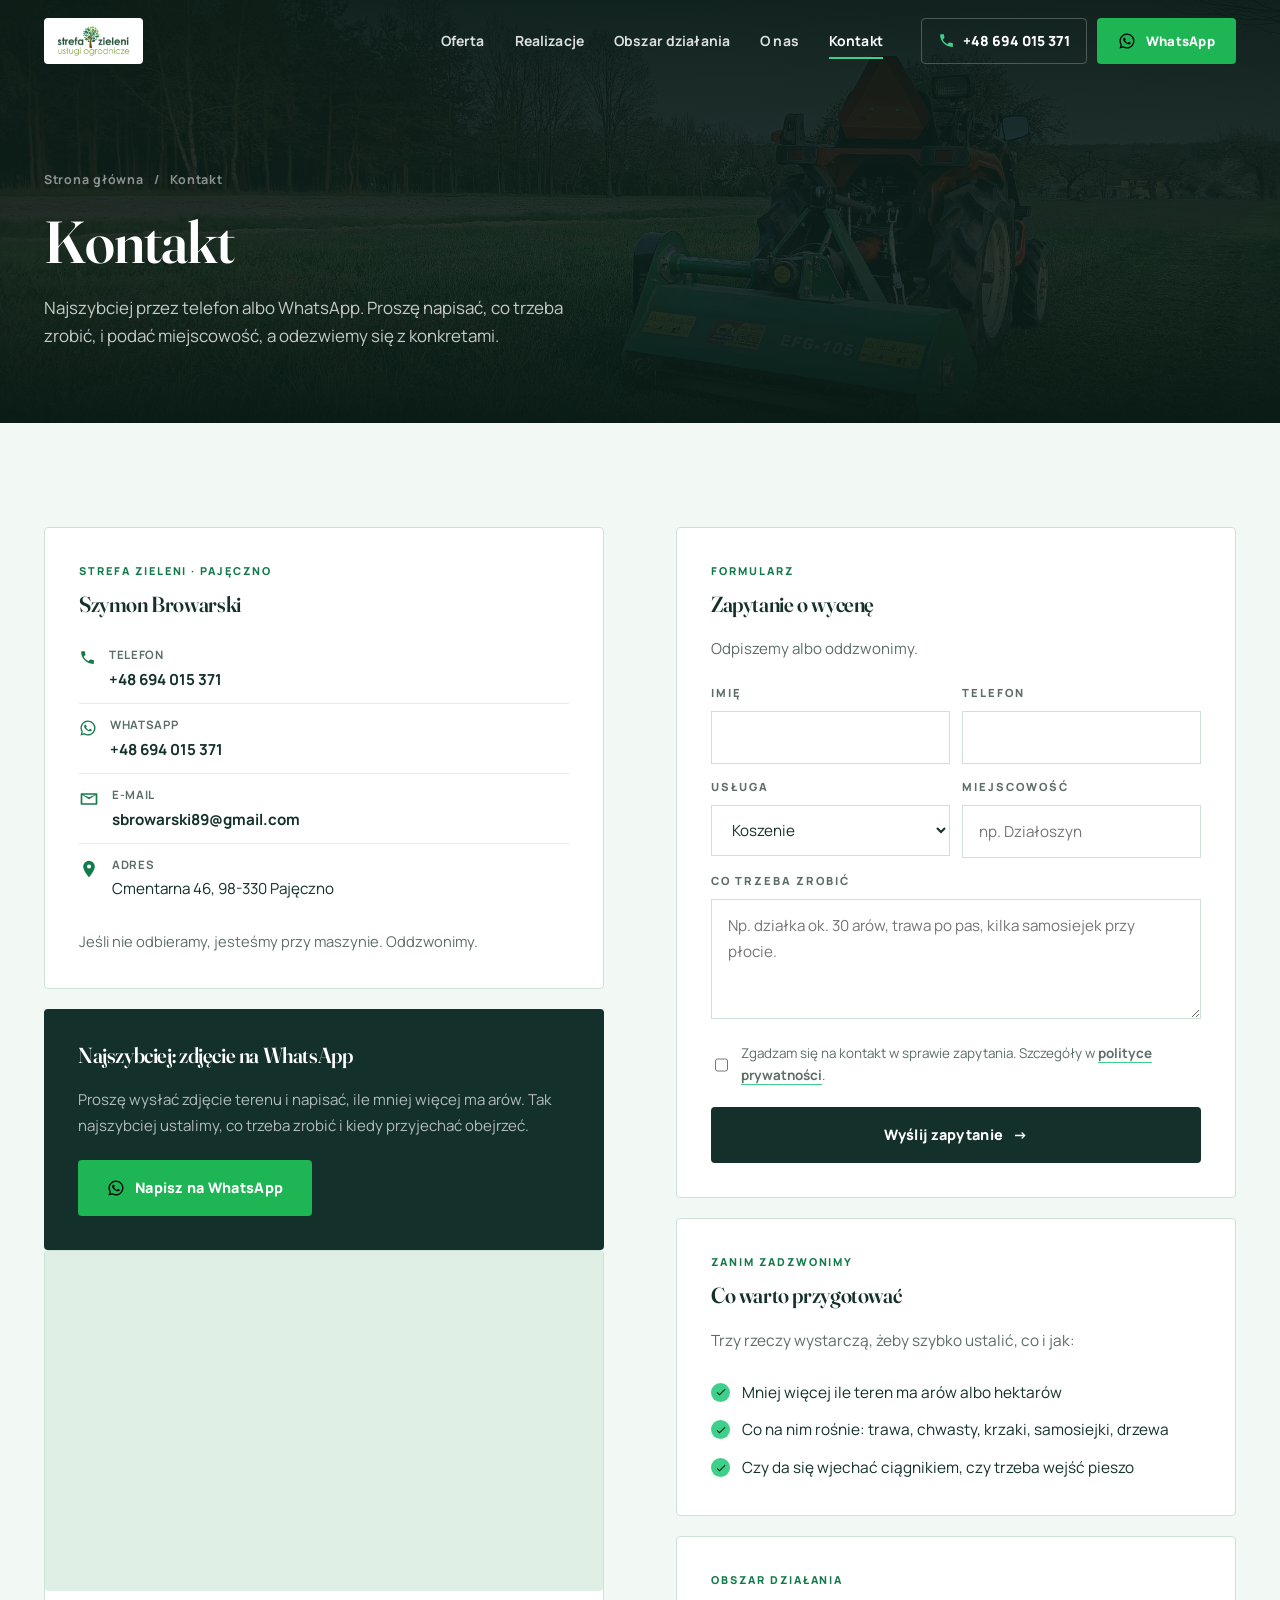
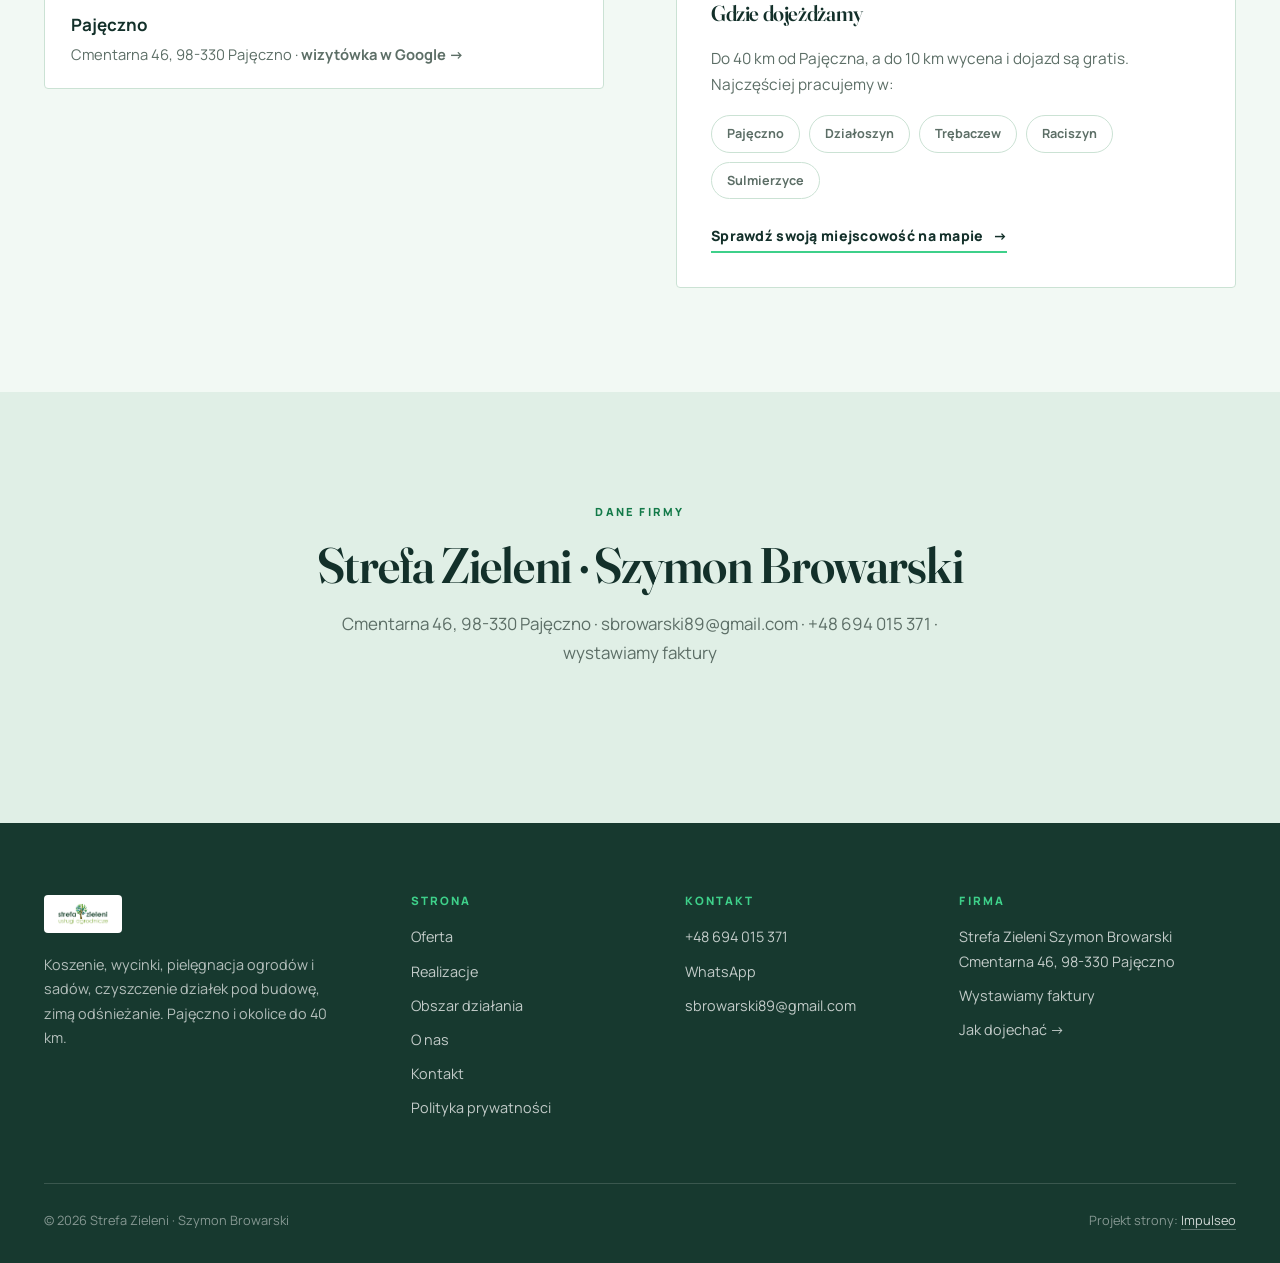
<file: kontakt.html>
<!DOCTYPE html>
<html lang="pl">
<head>
<meta charset="UTF-8">
<meta name="viewport" content="width=device-width, initial-scale=1">
<title>Kontakt i bezpłatna wycena | Strefa Zieleni Pajęczno, tel. 694 015 371</title>
<meta name="description" content="Zadzwoń 694 015 371, napisz na WhatsApp albo wyślij formularz. Strefa Zieleni, Cmentarna 46, 98-330 Pajęczno. Do 10 km wycena i dojazd gratis.">
<meta name="robots" content="noindex,follow">
<link rel="canonical" href="https://strefazielenipajeczno.pl/kontakt.html">
<meta name="theme-color" content="#13302A">
<meta property="og:type" content="website">
<meta property="og:locale" content="pl_PL">
<meta property="og:site_name" content="Strefa Zieleni">
<meta property="og:title" content="Kontakt i bezpłatna wycena | Strefa Zieleni Pajęczno, tel. 694 015 371">
<meta property="og:description" content="Zadzwoń 694 015 371, napisz na WhatsApp albo wyślij formularz. Strefa Zieleni, Cmentarna 46, 98-330 Pajęczno. Do 10 km wycena i dojazd gratis.">
<meta property="og:url" content="https://strefazielenipajeczno.pl/kontakt.html">
<meta property="og:image" content="https://strefazielenipajeczno.pl/img/sz/01_LOGO-firmy-z-telefonem.jpg">
<link rel="icon" type="image/png" href="img/favicon.png">
<link rel="apple-touch-icon" href="img/favicon.png">
<link rel="preconnect" href="https://fonts.googleapis.com">
<link rel="preconnect" href="https://fonts.gstatic.com" crossorigin>
<link href="https://fonts.googleapis.com/css2?family=Fraunces:opsz,wght@9..144,500;9..144,600;9..144,700&family=Manrope:wght@400;500;700;800&display=swap" rel="stylesheet">
<link rel="stylesheet" href="assets/styles.css?v=3">
<script type="application/ld+json">{"@context": "https://schema.org", "@type": "LandscapingBusiness", "@id": "https://strefazielenipajeczno.pl/#firma", "name": "Strefa Zieleni", "legalName": "Strefa Zieleni Szymon Browarski", "url": "https://strefazielenipajeczno.pl/", "description": "Koszenie, wycinka i przycinka drzew, pielęgnacja ogrodów i sadów, czyszczenie działek pod budowę, stała obsługa terenów zielonych i odśnieżanie. Pajęczno i okolice do 40 km.", "telephone": "+48694015371", "email": "sbrowarski89@gmail.com", "image": "https://strefazielenipajeczno.pl/img/sz/11_rebak-Negri-sprzet.jpg", "logo": "https://strefazielenipajeczno.pl/img/logo.png", "founder": {"@type": "Person", "name": "Szymon Browarski"}, "address": {"@type": "PostalAddress", "streetAddress": "Cmentarna 46", "addressLocality": "Pajęczno", "postalCode": "98-330", "addressRegion": "łódzkie", "addressCountry": "PL"}, "geo": {"@type": "GeoCoordinates", "latitude": 51.1469952, "longitude": 19.0115607}, "areaServed": {"@type": "GeoCircle", "geoMidpoint": {"@type": "GeoCoordinates", "latitude": 51.1469952, "longitude": 19.0115607}, "geoRadius": "40000"}, "aggregateRating": {"@type": "AggregateRating", "ratingValue": "5.0", "reviewCount": "22", "bestRating": "5"}, "hasMap": "https://www.google.com/maps?cid=9829793342128266522", "knowsAbout": ["koszenie nieużytków", "wycinka drzew", "przycinka drzew", "pielęgnacja sadów", "czyszczenie działek pod budowę", "odśnieżanie", "rębak do gałęzi"]}</script>
<script type="application/ld+json">{"@context": "https://schema.org", "@type": "BreadcrumbList", "itemListElement": [{"@type": "ListItem", "position": 1, "name": "Strona główna", "item": "https://strefazielenipajeczno.pl/"}, {"@type": "ListItem", "position": 2, "name": "Kontakt", "item": "https://strefazielenipajeczno.pl/kontakt.html"}]}</script>
</head>
<body>
<a class="skip" href="#tresc">Przejdź do treści</a>
<header class="nav">
  <div class="wrap nav-inner">
    <a class="brand" href="index.html" aria-label="Strefa Zieleni - strona główna"><img src="img/logo.png" alt="Strefa Zieleni - usługi ogrodnicze"></a>
    <nav class="nav-links" aria-label="Menu główne">
      <a href="oferta.html">Oferta</a><a href="index.html#realizacje">Realizacje</a><a href="obszar-dzialania.html">Obszar działania</a><a href="o-nas.html">O nas</a><a href="kontakt.html" class=is-active>Kontakt</a>
      <span class="nav-cta">
        <a class="nav-tel" href="tel:+48694015371"><svg width="17" height="17" viewBox="0 0 24 24" aria-hidden="true"><path d="M6.6 10.8a15.5 15.5 0 0 0 6.6 6.6l2.2-2.2a1 1 0 0 1 1-.24 11.4 11.4 0 0 0 3.6.58 1 1 0 0 1 1 1V20a1 1 0 0 1-1 1A17 17 0 0 1 3 4a1 1 0 0 1 1-1h3.5a1 1 0 0 1 1 1c0 1.25.2 2.46.58 3.6a1 1 0 0 1-.25 1l-2.23 2.2Z"/></svg> +48 694 015 371</a>
        <a class="btn btn-wa btn-sm" href="https://wa.me/48694015371" target="_blank" rel="noopener"><svg width="18" height="18" viewBox="0 0 24 24" aria-hidden="true"><path d="M12 2a10 10 0 0 0-8.6 15.1L2 22l5-1.3A10 10 0 1 0 12 2Zm0 18.2c-1.6 0-3.1-.4-4.4-1.2l-.3-.2-2.9.8.8-2.9-.2-.3A8.2 8.2 0 1 1 12 20.2Zm4.6-6.1c-.3-.1-1.5-.7-1.7-.8-.2-.1-.4-.1-.6.1l-.8 1c-.2.2-.3.2-.6.1a6.7 6.7 0 0 1-3.3-2.9c-.2-.4.2-.4.6-1.2.1-.2 0-.4 0-.5l-.8-1.8c-.2-.5-.4-.4-.6-.4h-.5c-.2 0-.5.1-.7.3-.9.9-1.1 2-.4 3.4a10 10 0 0 0 4.6 4.4c1.9.8 2.6.7 3.3.6.5-.1 1.5-.6 1.7-1.2.2-.6.2-1.1.1-1.2 0-.1-.2-.2-.4-.3Z"/></svg> WhatsApp</a>
      </span>
    </nav>
    <button class="nav-toggle" aria-label="Menu" aria-expanded="false"><span></span><span></span><span></span></button>
  </div>
</header>
<main id="tresc">
<section class="pagehead">
  <div class="pagehead-bg"><img src="img/sz/10_ciagnik-koszenie-laki.jpg" alt=""></div>
  <div class="wrap">
    <div class="crumbs"><a href="index.html">Strona główna</a><span>/</span><span>Kontakt</span></div>
    <h1>Kontakt</h1>
    <p>Najszybciej przez telefon albo WhatsApp. Proszę napisać, co trzeba zrobić, i podać miejscowość, a odezwiemy się z konkretami.</p>
  </div>
</section>

<section>
  <div class="wrap">
    <div class="contact-grid">
      <div>
        <div class="cbox reveal">
          <span class="tag">Strefa Zieleni &middot; Pajęczno</span>
          <h3>Szymon Browarski</h3>
          <div class="crow"><svg width="17" height="17" viewBox="0 0 24 24" aria-hidden="true"><path d="M6.6 10.8a15.5 15.5 0 0 0 6.6 6.6l2.2-2.2a1 1 0 0 1 1-.24 11.4 11.4 0 0 0 3.6.58 1 1 0 0 1 1 1V20a1 1 0 0 1-1 1A17 17 0 0 1 3 4a1 1 0 0 1 1-1h3.5a1 1 0 0 1 1 1c0 1.25.2 2.46.58 3.6a1 1 0 0 1-.25 1l-2.23 2.2Z"/></svg><div><span class="k">Telefon</span><a href="tel:+48694015371">+48 694 015 371</a></div></div>
          <div class="crow"><svg width="18" height="18" viewBox="0 0 24 24" aria-hidden="true"><path d="M12 2a10 10 0 0 0-8.6 15.1L2 22l5-1.3A10 10 0 1 0 12 2Zm0 18.2c-1.6 0-3.1-.4-4.4-1.2l-.3-.2-2.9.8.8-2.9-.2-.3A8.2 8.2 0 1 1 12 20.2Zm4.6-6.1c-.3-.1-1.5-.7-1.7-.8-.2-.1-.4-.1-.6.1l-.8 1c-.2.2-.3.2-.6.1a6.7 6.7 0 0 1-3.3-2.9c-.2-.4.2-.4.6-1.2.1-.2 0-.4 0-.5l-.8-1.8c-.2-.5-.4-.4-.6-.4h-.5c-.2 0-.5.1-.7.3-.9.9-1.1 2-.4 3.4a10 10 0 0 0 4.6 4.4c1.9.8 2.6.7 3.3.6.5-.1 1.5-.6 1.7-1.2.2-.6.2-1.1.1-1.2 0-.1-.2-.2-.4-.3Z"/></svg><div><span class="k">WhatsApp</span><a href="https://wa.me/48694015371" target="_blank" rel="noopener">+48 694 015 371</a></div></div>
          <div class="crow"><svg width="20" height="20" viewBox="0 0 24 24" aria-hidden="true"><path d="M3 5h18a1 1 0 0 1 1 1v12a1 1 0 0 1-1 1H3a1 1 0 0 1-1-1V6a1 1 0 0 1 1-1Zm9 7.2L4 7.3V17h16V7.3l-8 4.9Zm0-2.3L19.2 7H4.8L12 9.9Z"/></svg><div><span class="k">E-mail</span><a href="mailto:sbrowarski89@gmail.com">sbrowarski89@gmail.com</a></div></div>
          <div class="crow"><svg width="20" height="20" viewBox="0 0 24 24" aria-hidden="true"><path d="M12 2a7 7 0 0 0-7 7c0 5.2 7 13 7 13s7-7.8 7-13a7 7 0 0 0-7-7Zm0 9.5A2.5 2.5 0 1 1 12 6.5a2.5 2.5 0 0 1 0 5Z"/></svg><div><span class="k">Adres</span>Cmentarna 46, 98-330 Pajęczno</div></div>
          <p style="color:var(--muted);font-size:.92rem;margin-top:16px">Jeśli nie odbieramy, jesteśmy przy maszynie. Oddzwonimy.</p>
        </div>
        <div class="wa-box reveal">
          <h3>Najszybciej: zdjęcie na WhatsApp</h3>
          <p>Proszę wysłać zdjęcie terenu i napisać, ile mniej więcej ma arów. Tak najszybciej ustalimy, co trzeba zrobić
          i kiedy przyjechać obejrzeć.</p>
          <a class="btn btn-wa" href="https://wa.me/48694015371" target="_blank" rel="noopener"><svg width="18" height="18" viewBox="0 0 24 24" aria-hidden="true"><path d="M12 2a10 10 0 0 0-8.6 15.1L2 22l5-1.3A10 10 0 1 0 12 2Zm0 18.2c-1.6 0-3.1-.4-4.4-1.2l-.3-.2-2.9.8.8-2.9-.2-.3A8.2 8.2 0 1 1 12 20.2Zm4.6-6.1c-.3-.1-1.5-.7-1.7-.8-.2-.1-.4-.1-.6.1l-.8 1c-.2.2-.3.2-.6.1a6.7 6.7 0 0 1-3.3-2.9c-.2-.4.2-.4.6-1.2.1-.2 0-.4 0-.5l-.8-1.8c-.2-.5-.4-.4-.6-.4h-.5c-.2 0-.5.1-.7.3-.9.9-1.1 2-.4 3.4a10 10 0 0 0 4.6 4.4c1.9.8 2.6.7 3.3.6.5-.1 1.5-.6 1.7-1.2.2-.6.2-1.1.1-1.2 0-.1-.2-.2-.4-.3Z"/></svg> Napisz na WhatsApp</a>
        </div>
        <div class="cbox reveal" style="padding:0;overflow:hidden">
          <div class="map-frame" style="border:0">
            <iframe src="https://maps.google.com/maps?q=Strefa%20Zieleni%2C%20Cmentarna%2046%2C%2098-330%20Paj%C4%99czno&z=14&output=embed" loading="lazy" title="Mapa: Strefa Zieleni, Cmentarna 46, Pajęczno" referrerpolicy="no-referrer-when-downgrade"></iframe>
          </div>
          <div style="padding:20px 26px"><strong>Pajęczno</strong><br>
            <span style="color:var(--muted);font-size:.92rem">Cmentarna 46, 98-330 Pajęczno &middot;
            <a href="https://www.google.com/maps?cid=9829793342128266522" target="_blank" rel="noopener" style="font-weight:700">wizytówka w Google &rarr;</a></span></div>
        </div>
      </div>
      <div>
        <form class="cbox reveal" data-form action="https://formsubmit.co/ajax/sbrowarski89@gmail.com" method="POST">
          <span class="tag">Formularz</span>
          <h3>Zapytanie o wycenę</h3>
          <p style="color:var(--muted);font-size:.94rem;margin-bottom:22px">Odpiszemy albo oddzwonimy.</p>
          <input type="hidden" name="_subject" value="Nowe zapytanie ze strony Strefa Zieleni">
          <input type="hidden" name="_template" value="table">
          <input type="hidden" name="_captcha" value="false">
          <div class="hp"><label>Nie wypełniać<input type="text" name="_honey" tabindex="-1" autocomplete="off"></label></div>
          <div class="f-row">
            <div class="f-field"><label for="f-imie">Imię</label><input id="f-imie" name="Imię" required autocomplete="given-name"></div>
            <div class="f-field"><label for="f-tel">Telefon</label><input id="f-tel" name="Telefon" type="tel" required autocomplete="tel" inputmode="tel"></div>
          </div>
          <div class="f-row">
            <div class="f-field"><label for="f-usl">Usługa</label>
              <select id="f-usl" name="Usługa">
                <option>Koszenie</option><option>Wycinka drzew</option><option>Przycinka drzew / żywopłotu</option>
                <option>Ogród / sad</option><option>Czyszczenie działki pod budowę</option><option>Stała obsługa terenu</option>
                <option>Odśnieżanie</option><option>Inne</option>
              </select></div>
            <div class="f-field"><label for="f-msc">Miejscowość</label><input id="f-msc" name="Miejscowość" placeholder="np. Działoszyn"></div>
          </div>
          <div class="f-field"><label for="f-opis">Co trzeba zrobić</label><textarea id="f-opis" name="Opis" placeholder="Np. działka ok. 30 arów, trawa po pas, kilka samosiejek przy płocie."></textarea></div>
          <label class="f-check"><input type="checkbox" required> <span>Zgadzam się na kontakt w sprawie zapytania. Szczegóły w <a href="polityka-prywatnosci.html">polityce prywatności</a>.</span></label>
          <button class="btn btn-ink" type="submit" style="width:100%">Wyślij zapytanie <span class="arr">&rarr;</span></button>
          <div class="f-msg" role="status" aria-live="polite"></div>
        </form>
        <div class="cbox reveal">
          <span class="tag">Zanim zadzwonimy</span>
          <h3>Co warto przygotować</h3>
          <p style="color:var(--muted);font-size:.96rem">Trzy rzeczy wystarczą, żeby szybko ustalić, co i jak:</p>
          <ul class="ticks">
            <li>Mniej więcej ile teren ma arów albo hektarów</li>
            <li>Co na nim rośnie: trawa, chwasty, krzaki, samosiejki, drzewa</li>
            <li>Czy da się wjechać ciągnikiem, czy trzeba wejść pieszo</li>
          </ul>
        </div>
        <div class="cbox reveal">
          <span class="tag">Obszar działania</span>
          <h3>Gdzie dojeżdżamy</h3>
          <p style="color:var(--muted);font-size:.96rem">Do 40 km od Pajęczna, a do 10 km wycena i dojazd są gratis. Najczęściej pracujemy w:</p>
          <div class="chips" style="margin-top:18px">
            <span style="border-color:var(--line);color:var(--muted)">Pajęczno</span>
            <span style="border-color:var(--line);color:var(--muted)">Działoszyn</span>
            <span style="border-color:var(--line);color:var(--muted)">Trębaczew</span>
            <span style="border-color:var(--line);color:var(--muted)">Raciszyn</span>
            <span style="border-color:var(--line);color:var(--muted)">Sulmierzyce</span>
          </div>
          <div style="margin-top:22px"><a class="link-arr" href="obszar-dzialania.html">Sprawdź swoją miejscowość na mapie <span class="arr">&rarr;</span></a></div>
        </div>
      </div>
    </div>
  </div>
</section>

<section class="tinted">
  <div class="wrap">
    <div class="head center reveal">
      <span class="eyebrow">Dane firmy</span>
      <h2>Strefa Zieleni &middot; Szymon Browarski</h2>
      <p>Cmentarna 46, 98-330 Pajęczno &middot; sbrowarski89@gmail.com &middot; +48 694 015 371 &middot; wystawiamy faktury</p>
    </div>
  </div>
</section>
</main>
<div class="lb" role="dialog" aria-modal="true" aria-label="Podgląd zdjęcia">
  <button class="lb-x" aria-label="Zamknij"><svg width="20" height="20" viewBox="0 0 24 24" fill="currentColor" aria-hidden="true"><path d="M18.3 5.7 12 12l6.3 6.3-1.4 1.4L10.6 13.4 4.3 19.7 2.9 18.3 9.2 12 2.9 5.7l1.4-1.4L10.6 10.6l6.3-6.3 1.4 1.4Z"/></svg></button>
  <button class="lb-p" aria-label="Poprzednie">&#8249;</button>
  <button class="lb-n" aria-label="Następne">&#8250;</button>
  <img alt="">
  <div class="lb-cap"></div>
</div>

<footer>
  <div class="wrap">
    <div class="foot-grid">
      <div class="foot-brand">
        <img src="img/logo.png" alt="Strefa Zieleni">
        <p>Koszenie, wycinki, pielęgnacja ogrodów i sadów, czyszczenie działek pod budowę, zimą odśnieżanie. Pajęczno i okolice do 40 km.</p>
      </div>
      <div class="foot-col">
        <h4>Strona</h4>
        <a href="oferta.html">Oferta</a><a href="index.html#realizacje">Realizacje</a><a href="obszar-dzialania.html">Obszar działania</a>
        <a href="o-nas.html">O nas</a><a href="kontakt.html">Kontakt</a><a href="polityka-prywatnosci.html">Polityka prywatności</a>
      </div>
      <div class="foot-col">
        <h4>Kontakt</h4>
        <a href="tel:+48694015371">+48 694 015 371</a>
        <a href="https://wa.me/48694015371" target="_blank" rel="noopener">WhatsApp</a>
        <a href="mailto:sbrowarski89@gmail.com">sbrowarski89@gmail.com</a>
      </div>
      <div class="foot-col">
        <h4>Firma</h4>
        <p>Strefa Zieleni Szymon Browarski<br>Cmentarna 46, 98-330 Pajęczno</p>
        
        <p>Wystawiamy faktury</p>
        <a href="https://www.google.com/maps?cid=9829793342128266522" target="_blank" rel="noopener">Jak dojechać &rarr;</a>
      </div>
    </div>
    <div class="foot-bot">
      <span>&copy; <span data-year>2026</span> Strefa Zieleni &middot; Szymon Browarski</span>
      <span>Projekt strony: <a class="foot-credit" href="https://impulseo.pl" target="_blank" rel="noopener">Impulseo</a></span>
    </div>
  </div>
</footer>

<div class="sticky-bar">
  <a class="s-tel" href="tel:+48694015371"><svg width="17" height="17" viewBox="0 0 24 24" aria-hidden="true"><path d="M6.6 10.8a15.5 15.5 0 0 0 6.6 6.6l2.2-2.2a1 1 0 0 1 1-.24 11.4 11.4 0 0 0 3.6.58 1 1 0 0 1 1 1V20a1 1 0 0 1-1 1A17 17 0 0 1 3 4a1 1 0 0 1 1-1h3.5a1 1 0 0 1 1 1c0 1.25.2 2.46.58 3.6a1 1 0 0 1-.25 1l-2.23 2.2Z"/></svg> Zadzwoń</a>
  <a class="s-wa" href="https://wa.me/48694015371" target="_blank" rel="noopener"><svg width="18" height="18" viewBox="0 0 24 24" aria-hidden="true"><path d="M12 2a10 10 0 0 0-8.6 15.1L2 22l5-1.3A10 10 0 1 0 12 2Zm0 18.2c-1.6 0-3.1-.4-4.4-1.2l-.3-.2-2.9.8.8-2.9-.2-.3A8.2 8.2 0 1 1 12 20.2Zm4.6-6.1c-.3-.1-1.5-.7-1.7-.8-.2-.1-.4-.1-.6.1l-.8 1c-.2.2-.3.2-.6.1a6.7 6.7 0 0 1-3.3-2.9c-.2-.4.2-.4.6-1.2.1-.2 0-.4 0-.5l-.8-1.8c-.2-.5-.4-.4-.6-.4h-.5c-.2 0-.5.1-.7.3-.9.9-1.1 2-.4 3.4a10 10 0 0 0 4.6 4.4c1.9.8 2.6.7 3.3.6.5-.1 1.5-.6 1.7-1.2.2-.6.2-1.1.1-1.2 0-.1-.2-.2-.4-.3Z"/></svg> WhatsApp</a>
</div>
<script src="assets/main.js?v=3"></script>
</body>
</html>
</file>
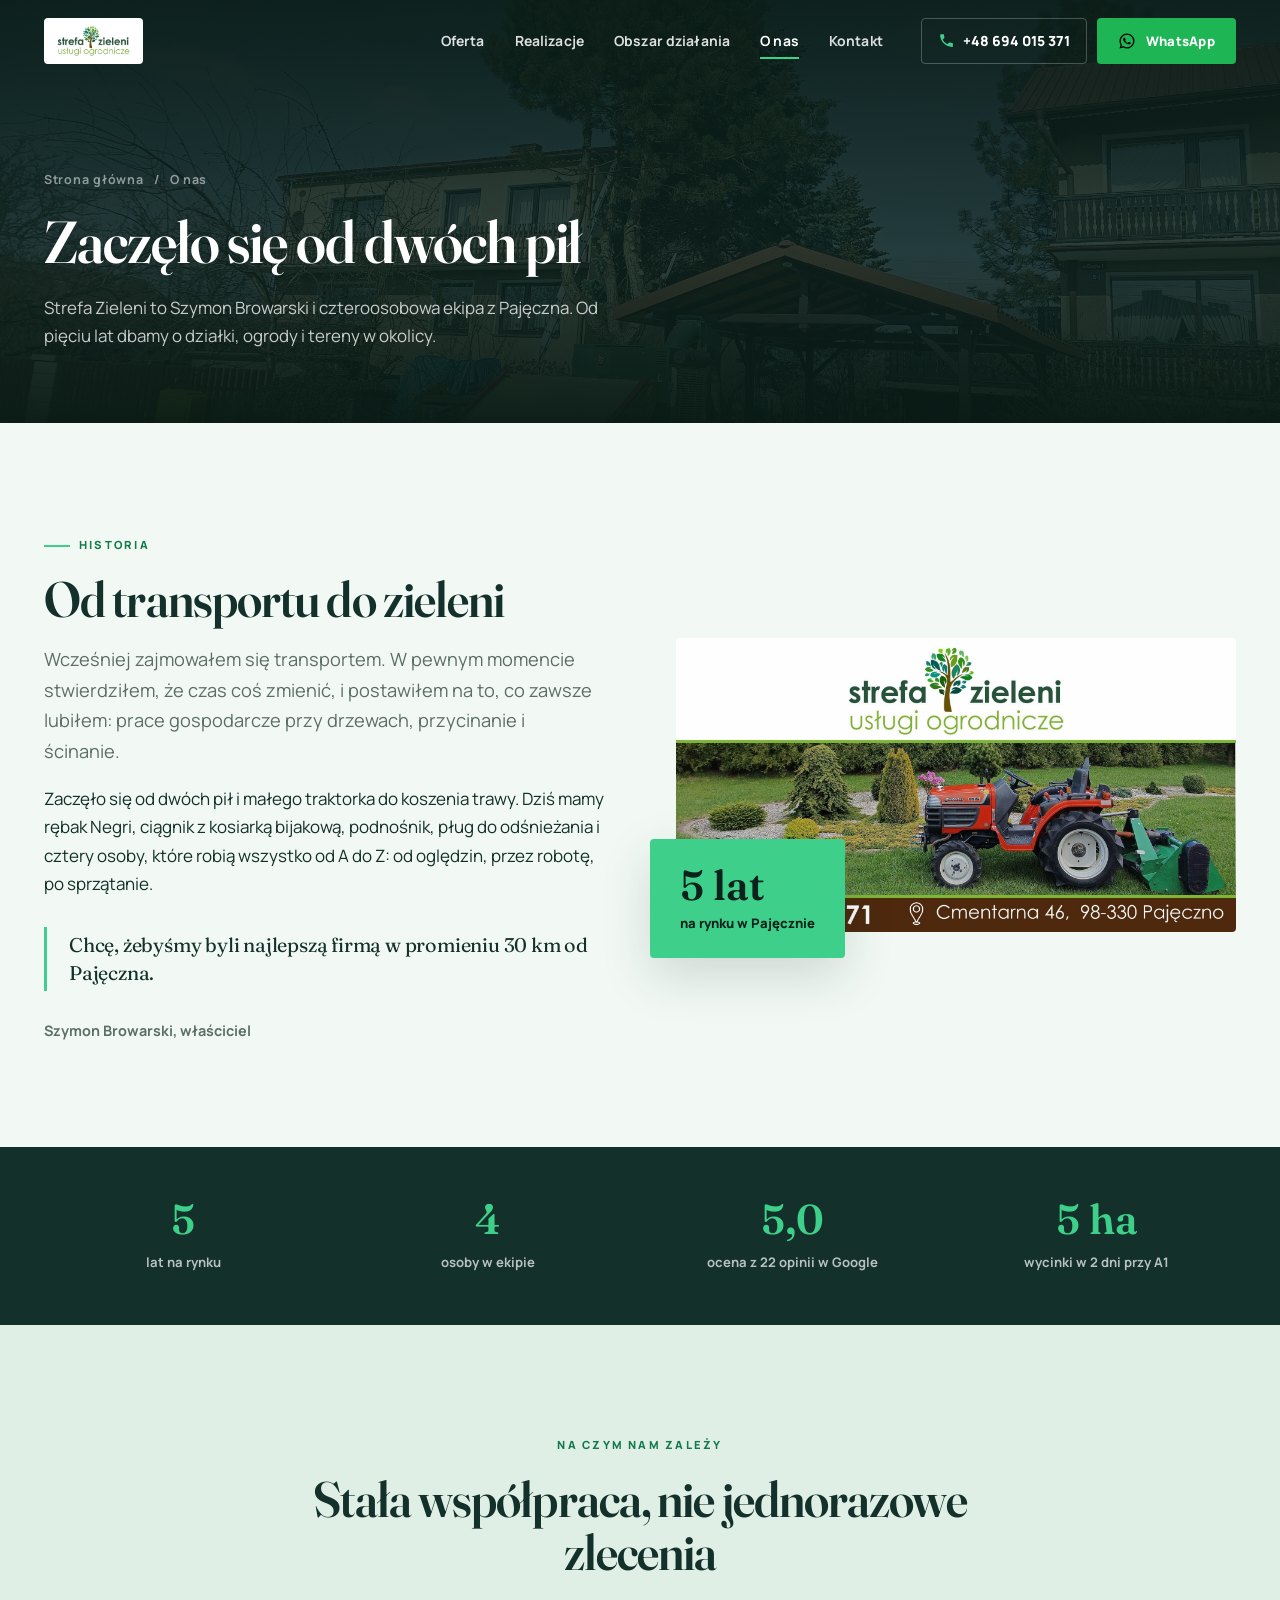
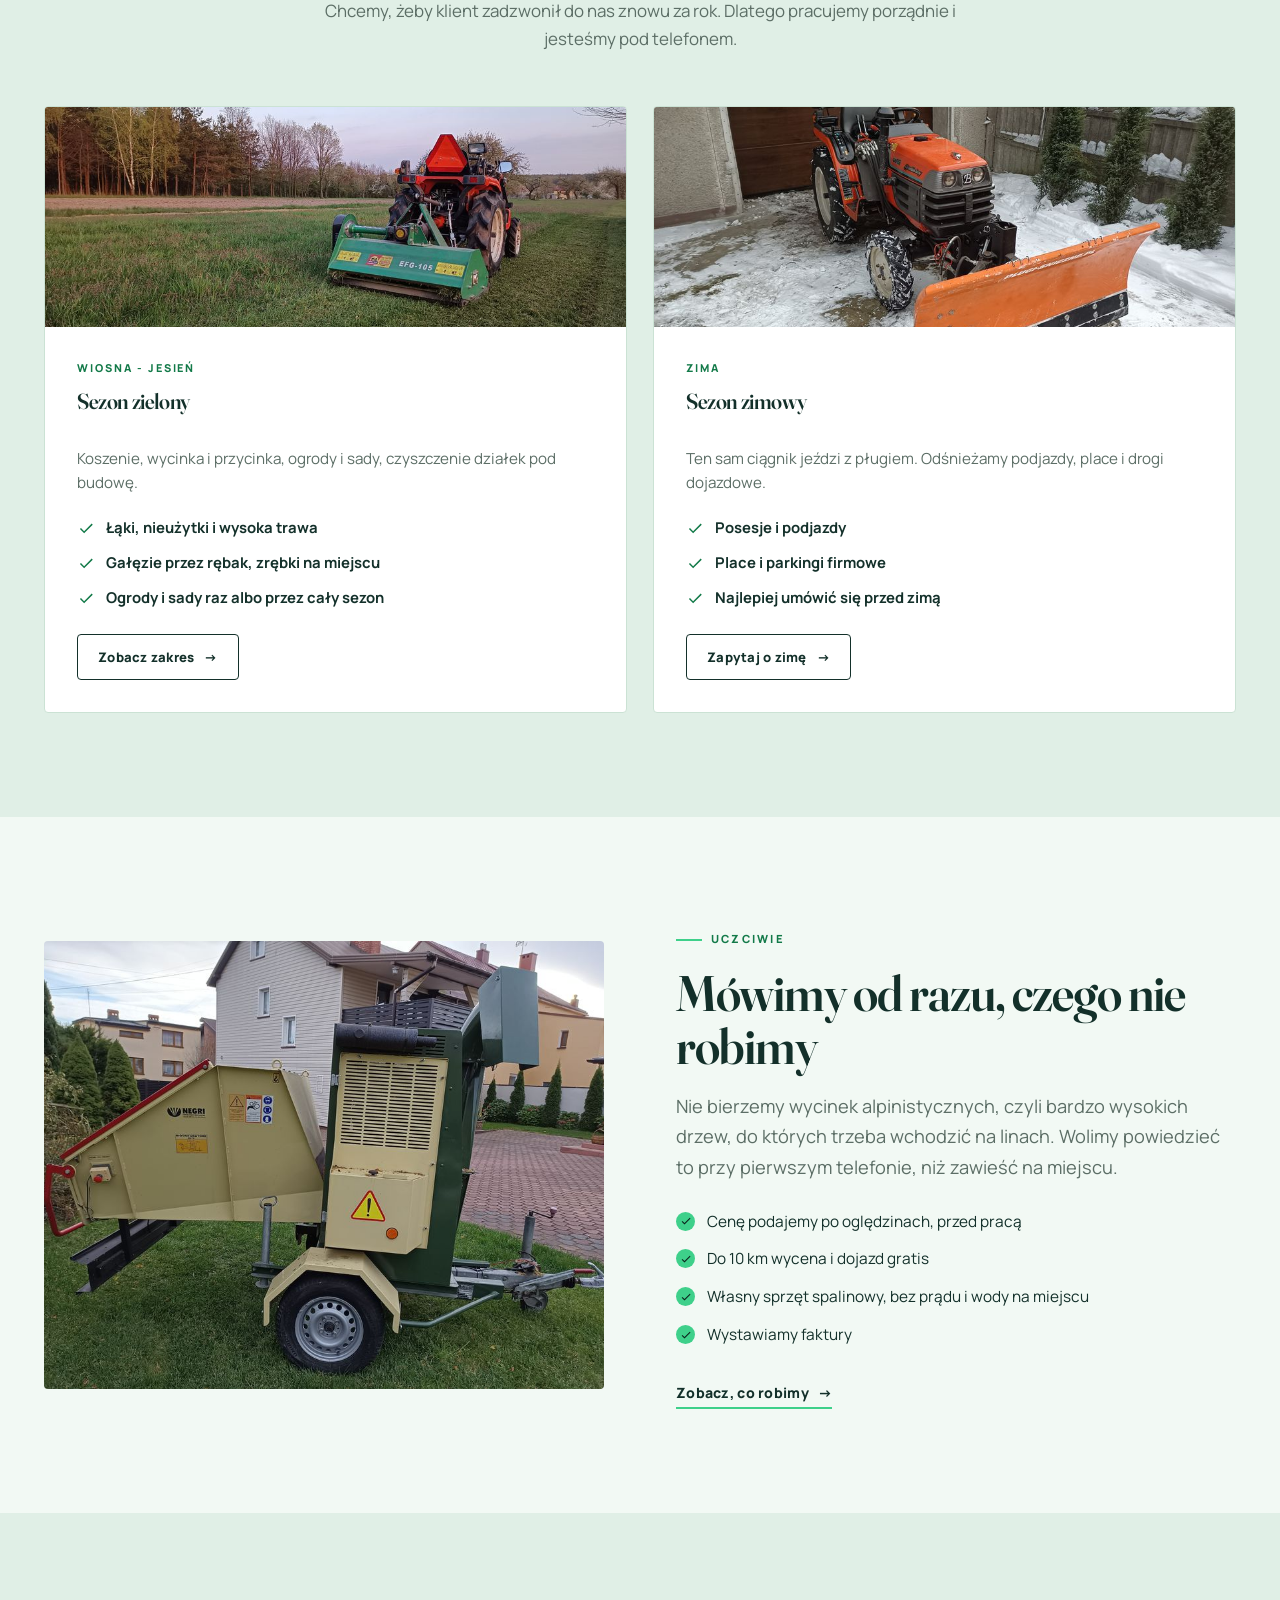
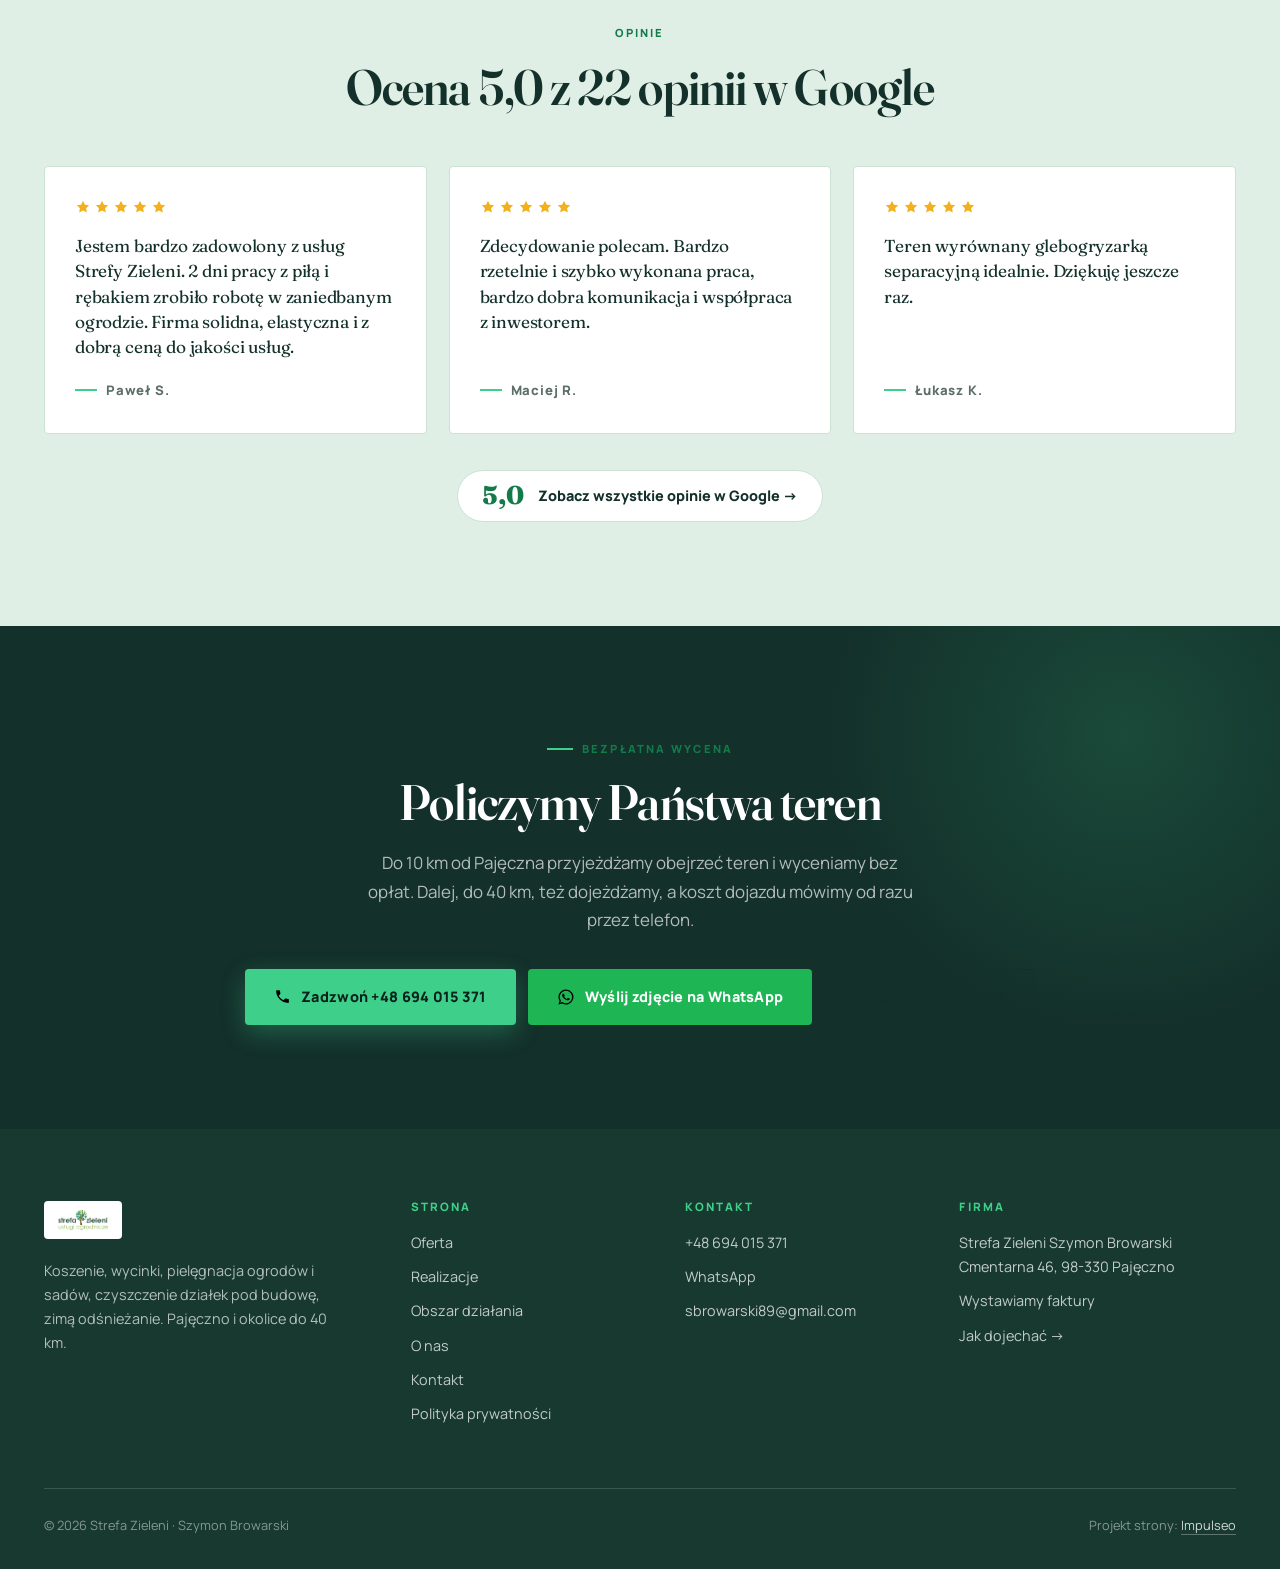
<file: o-nas.html>
<!DOCTYPE html>
<html lang="pl">
<head>
<meta charset="UTF-8">
<meta name="viewport" content="width=device-width, initial-scale=1">
<title>O nas: Szymon Browarski i ekipa Strefy Zieleni | Pajęczno</title>
<meta name="description" content="Strefa Zieleni z Pajęczna: 5 lat na rynku, czteroosobowa ekipa, własny sprzęt. Zaczynaliśmy od dwóch pił i małego traktorka. Stawiamy na stałą współpracę z klientami.">
<meta name="robots" content="noindex,follow">
<link rel="canonical" href="https://strefazielenipajeczno.pl/o-nas.html">
<meta name="theme-color" content="#13302A">
<meta property="og:type" content="website">
<meta property="og:locale" content="pl_PL">
<meta property="og:site_name" content="Strefa Zieleni">
<meta property="og:title" content="O nas: Szymon Browarski i ekipa Strefy Zieleni | Pajęczno">
<meta property="og:description" content="Strefa Zieleni z Pajęczna: 5 lat na rynku, czteroosobowa ekipa, własny sprzęt. Zaczynaliśmy od dwóch pił i małego traktorka. Stawiamy na stałą współpracę z klientami.">
<meta property="og:url" content="https://strefazielenipajeczno.pl/o-nas.html">
<meta property="og:image" content="https://strefazielenipajeczno.pl/img/sz/01_LOGO-firmy-z-telefonem.jpg">
<link rel="icon" type="image/png" href="img/favicon.png">
<link rel="apple-touch-icon" href="img/favicon.png">
<link rel="preconnect" href="https://fonts.googleapis.com">
<link rel="preconnect" href="https://fonts.gstatic.com" crossorigin>
<link href="https://fonts.googleapis.com/css2?family=Fraunces:opsz,wght@9..144,500;9..144,600;9..144,700&family=Manrope:wght@400;500;700;800&display=swap" rel="stylesheet">
<link rel="stylesheet" href="assets/styles.css?v=3">
<script type="application/ld+json">{"@context": "https://schema.org", "@type": "LandscapingBusiness", "@id": "https://strefazielenipajeczno.pl/#firma", "name": "Strefa Zieleni", "legalName": "Strefa Zieleni Szymon Browarski", "url": "https://strefazielenipajeczno.pl/", "description": "Koszenie, wycinka i przycinka drzew, pielęgnacja ogrodów i sadów, czyszczenie działek pod budowę, stała obsługa terenów zielonych i odśnieżanie. Pajęczno i okolice do 40 km.", "telephone": "+48694015371", "email": "sbrowarski89@gmail.com", "image": "https://strefazielenipajeczno.pl/img/sz/11_rebak-Negri-sprzet.jpg", "logo": "https://strefazielenipajeczno.pl/img/logo.png", "founder": {"@type": "Person", "name": "Szymon Browarski"}, "address": {"@type": "PostalAddress", "streetAddress": "Cmentarna 46", "addressLocality": "Pajęczno", "postalCode": "98-330", "addressRegion": "łódzkie", "addressCountry": "PL"}, "geo": {"@type": "GeoCoordinates", "latitude": 51.1469952, "longitude": 19.0115607}, "areaServed": {"@type": "GeoCircle", "geoMidpoint": {"@type": "GeoCoordinates", "latitude": 51.1469952, "longitude": 19.0115607}, "geoRadius": "40000"}, "aggregateRating": {"@type": "AggregateRating", "ratingValue": "5.0", "reviewCount": "22", "bestRating": "5"}, "hasMap": "https://www.google.com/maps?cid=9829793342128266522", "knowsAbout": ["koszenie nieużytków", "wycinka drzew", "przycinka drzew", "pielęgnacja sadów", "czyszczenie działek pod budowę", "odśnieżanie", "rębak do gałęzi"]}</script>
<script type="application/ld+json">{"@context": "https://schema.org", "@type": "BreadcrumbList", "itemListElement": [{"@type": "ListItem", "position": 1, "name": "Strona główna", "item": "https://strefazielenipajeczno.pl/"}, {"@type": "ListItem", "position": 2, "name": "O nas", "item": "https://strefazielenipajeczno.pl/o-nas.html"}]}</script>
</head>
<body>
<a class="skip" href="#tresc">Przejdź do treści</a>
<header class="nav">
  <div class="wrap nav-inner">
    <a class="brand" href="index.html" aria-label="Strefa Zieleni - strona główna"><img src="img/logo.png" alt="Strefa Zieleni - usługi ogrodnicze"></a>
    <nav class="nav-links" aria-label="Menu główne">
      <a href="oferta.html">Oferta</a><a href="index.html#realizacje">Realizacje</a><a href="obszar-dzialania.html">Obszar działania</a><a href="o-nas.html" class=is-active>O nas</a><a href="kontakt.html">Kontakt</a>
      <span class="nav-cta">
        <a class="nav-tel" href="tel:+48694015371"><svg width="17" height="17" viewBox="0 0 24 24" aria-hidden="true"><path d="M6.6 10.8a15.5 15.5 0 0 0 6.6 6.6l2.2-2.2a1 1 0 0 1 1-.24 11.4 11.4 0 0 0 3.6.58 1 1 0 0 1 1 1V20a1 1 0 0 1-1 1A17 17 0 0 1 3 4a1 1 0 0 1 1-1h3.5a1 1 0 0 1 1 1c0 1.25.2 2.46.58 3.6a1 1 0 0 1-.25 1l-2.23 2.2Z"/></svg> +48 694 015 371</a>
        <a class="btn btn-wa btn-sm" href="https://wa.me/48694015371" target="_blank" rel="noopener"><svg width="18" height="18" viewBox="0 0 24 24" aria-hidden="true"><path d="M12 2a10 10 0 0 0-8.6 15.1L2 22l5-1.3A10 10 0 1 0 12 2Zm0 18.2c-1.6 0-3.1-.4-4.4-1.2l-.3-.2-2.9.8.8-2.9-.2-.3A8.2 8.2 0 1 1 12 20.2Zm4.6-6.1c-.3-.1-1.5-.7-1.7-.8-.2-.1-.4-.1-.6.1l-.8 1c-.2.2-.3.2-.6.1a6.7 6.7 0 0 1-3.3-2.9c-.2-.4.2-.4.6-1.2.1-.2 0-.4 0-.5l-.8-1.8c-.2-.5-.4-.4-.6-.4h-.5c-.2 0-.5.1-.7.3-.9.9-1.1 2-.4 3.4a10 10 0 0 0 4.6 4.4c1.9.8 2.6.7 3.3.6.5-.1 1.5-.6 1.7-1.2.2-.6.2-1.1.1-1.2 0-.1-.2-.2-.4-.3Z"/></svg> WhatsApp</a>
      </span>
    </nav>
    <button class="nav-toggle" aria-label="Menu" aria-expanded="false"><span></span><span></span><span></span></button>
  </div>
</header>
<main id="tresc">
<section class="pagehead">
  <div class="pagehead-bg"><img src="img/sz/21_dodatkowe-2023-02.jpg" alt=""></div>
  <div class="wrap">
    <div class="crumbs"><a href="index.html">Strona główna</a><span>/</span><span>O nas</span></div>
    <h1>Zaczęło się od dwóch pił</h1>
    <p>Strefa Zieleni to Szymon Browarski i czteroosobowa ekipa z Pajęczna. Od pięciu lat dbamy o działki, ogrody i tereny w okolicy.</p>
  </div>
</section>

<section>
  <div class="wrap">
    <div class="split">
      <div class="reveal">
        <span class="eyebrow">Historia</span>
        <h2>Od transportu do zieleni</h2>
        <p class="lead">Wcześniej zajmowałem się transportem. W pewnym momencie stwierdziłem, że czas coś zmienić, i postawiłem
        na to, co zawsze lubiłem: prace gospodarcze przy drzewach, przycinanie i ścinanie.</p>
        <p>Zaczęło się od dwóch pił i małego traktorka do koszenia trawy. Dziś mamy rębak Negri, ciągnik z kosiarką bijakową,
        podnośnik, pług do odśnieżania i cztery osoby, które robią wszystko od A do Z: od oględzin, przez robotę, po sprzątanie.</p>
        <div class="quote">Chcę, żebyśmy byli najlepszą firmą w promieniu 30 km od Pajęczna.</div>
        <p style="color:var(--muted);font-size:.9rem;font-weight:700">Szymon Browarski, właściciel</p>
      </div>
      <div class="split-media reveal">
        <img src="img/sz/01_LOGO-firmy-z-telefonem.jpg" alt="Wizytówka Strefy Zieleni z pierwszym traktorkiem" loading="lazy" style="object-fit:contain;background:#fff;aspect-ratio:auto">
        <div class="badge"><span class="n">5 lat</span><span class="l">na rynku w Pajęcznie</span></div>
      </div>
    </div>
  </div>
</section>

<section class="strip">
  <div class="wrap">
    <div class="strip-grid">
      <div class="reveal"><div class="n" data-count="5">5</div><div class="l">lat na rynku</div></div>
      <div class="reveal"><div class="n" data-count="4">4</div><div class="l">osoby w ekipie</div></div>
      <div class="reveal"><div class="n">5,0</div><div class="l">ocena z 22 opinii w Google</div></div>
      <div class="reveal"><div class="n">5 ha</div><div class="l">wycinki w 2 dni przy A1</div></div>
    </div>
  </div>
</section>

<section class="tinted">
  <div class="wrap">
    <div class="head center reveal">
      <span class="eyebrow">Na czym nam zależy</span>
      <h2>Stała współpraca, nie jednorazowe zlecenia</h2>
      <p>Chcemy, żeby klient zadzwonił do nas znowu za rok. Dlatego pracujemy porządnie i jesteśmy pod telefonem.</p>
    </div>
    <div class="places">
      <div class="place reveal">
        <div class="place-img"><img src="img/sz/10_ciagnik-koszenie-laki-m.jpg" alt="Koszenie łąki ciągnikiem" loading="lazy"></div>
        <div class="place-in">
          <span class="tag">Wiosna - jesień</span>
          <h3>Sezon zielony</h3>
          <p class="addr">Koszenie, wycinka i przycinka, ogrody i sady, czyszczenie działek pod budowę.</p>
          <div class="place-rows">
            <span><svg width="18" height="18" viewBox="0 0 24 24" aria-hidden="true"><path d="M9.5 16.2 5.3 12l-1.4 1.4 5.6 5.6L21 7.5l-1.4-1.4z"/></svg> Łąki, nieużytki i wysoka trawa</span>
            <span><svg width="18" height="18" viewBox="0 0 24 24" aria-hidden="true"><path d="M9.5 16.2 5.3 12l-1.4 1.4 5.6 5.6L21 7.5l-1.4-1.4z"/></svg> Gałęzie przez rębak, zrębki na miejscu</span>
            <span><svg width="18" height="18" viewBox="0 0 24 24" aria-hidden="true"><path d="M9.5 16.2 5.3 12l-1.4 1.4 5.6 5.6L21 7.5l-1.4-1.4z"/></svg> Ogrody i sady raz albo przez cały sezon</span>
          </div>
          <a class="btn btn-line btn-sm" href="oferta.html">Zobacz zakres <span class="arr">&rarr;</span></a>
        </div>
      </div>
      <div class="place reveal">
        <div class="place-img"><img src="img/sz/12_odsniezanie-ciagnik-z-plugiem-m.jpg" alt="Ciągnik z pługiem do odśnieżania" loading="lazy"></div>
        <div class="place-in">
          <span class="tag">Zima</span>
          <h3>Sezon zimowy</h3>
          <p class="addr">Ten sam ciągnik jeździ z pługiem. Odśnieżamy podjazdy, place i drogi dojazdowe.</p>
          <div class="place-rows">
            <span><svg width="18" height="18" viewBox="0 0 24 24" aria-hidden="true"><path d="M9.5 16.2 5.3 12l-1.4 1.4 5.6 5.6L21 7.5l-1.4-1.4z"/></svg> Posesje i podjazdy</span>
            <span><svg width="18" height="18" viewBox="0 0 24 24" aria-hidden="true"><path d="M9.5 16.2 5.3 12l-1.4 1.4 5.6 5.6L21 7.5l-1.4-1.4z"/></svg> Place i parkingi firmowe</span>
            <span><svg width="18" height="18" viewBox="0 0 24 24" aria-hidden="true"><path d="M9.5 16.2 5.3 12l-1.4 1.4 5.6 5.6L21 7.5l-1.4-1.4z"/></svg> Najlepiej umówić się przed zimą</span>
          </div>
          <a class="btn btn-line btn-sm" href="kontakt.html">Zapytaj o zimę <span class="arr">&rarr;</span></a>
        </div>
      </div>
    </div>
  </div>
</section>

<section>
  <div class="wrap">
    <div class="split">
      <div class="split-media reveal">
        <img src="img/sz/11_rebak-Negri-sprzet-m.jpg" alt="Rębak Negri Strefy Zieleni" loading="lazy">
      </div>
      <div class="reveal">
        <span class="eyebrow">Uczciwie</span>
        <h2>Mówimy od razu, czego nie robimy</h2>
        <p class="lead">Nie bierzemy wycinek alpinistycznych, czyli bardzo wysokich drzew, do których trzeba wchodzić na linach.
        Wolimy powiedzieć to przy pierwszym telefonie, niż zawieść na miejscu.</p>
        <ul class="ticks">
          <li>Cenę podajemy po oględzinach, przed pracą</li>
          <li>Do 10 km wycena i dojazd gratis</li>
          <li>Własny sprzęt spalinowy, bez prądu i wody na miejscu</li>
          <li>Wystawiamy faktury</li>
        </ul>
        <div style="margin-top:30px"><a class="link-arr" href="oferta.html">Zobacz, co robimy <span class="arr">&rarr;</span></a></div>
      </div>
    </div>
  </div>
</section>

<section class="tinted">
  <div class="wrap">
    <div class="head center reveal">
      <span class="eyebrow">Opinie</span>
      <h2>Ocena 5,0 z 22 opinii w Google</h2>
    </div>
    <div class="op-grid">
      <figure class="op-card reveal">
        <span class="op-stars"><svg width="16" height="16" viewBox="0 0 24 24" aria-hidden="true"><path d="M12 2.8l2.85 5.8 6.4.93-4.63 4.5 1.1 6.37L12 17.4l-5.72 3 1.1-6.37-4.63-4.5 6.4-.93L12 2.8Z"/></svg><svg width="16" height="16" viewBox="0 0 24 24" aria-hidden="true"><path d="M12 2.8l2.85 5.8 6.4.93-4.63 4.5 1.1 6.37L12 17.4l-5.72 3 1.1-6.37-4.63-4.5 6.4-.93L12 2.8Z"/></svg><svg width="16" height="16" viewBox="0 0 24 24" aria-hidden="true"><path d="M12 2.8l2.85 5.8 6.4.93-4.63 4.5 1.1 6.37L12 17.4l-5.72 3 1.1-6.37-4.63-4.5 6.4-.93L12 2.8Z"/></svg><svg width="16" height="16" viewBox="0 0 24 24" aria-hidden="true"><path d="M12 2.8l2.85 5.8 6.4.93-4.63 4.5 1.1 6.37L12 17.4l-5.72 3 1.1-6.37-4.63-4.5 6.4-.93L12 2.8Z"/></svg><svg width="16" height="16" viewBox="0 0 24 24" aria-hidden="true"><path d="M12 2.8l2.85 5.8 6.4.93-4.63 4.5 1.1 6.37L12 17.4l-5.72 3 1.1-6.37-4.63-4.5 6.4-.93L12 2.8Z"/></svg></span>
        <blockquote>Jestem bardzo zadowolony z usług Strefy Zieleni. 2 dni pracy z piłą i rębakiem zrobiło robotę w zaniedbanym ogrodzie. Firma solidna, elastyczna i z dobrą ceną do jakości usług.</blockquote>
        <figcaption>Paweł S.</figcaption>
      </figure>
      <figure class="op-card reveal">
        <span class="op-stars"><svg width="16" height="16" viewBox="0 0 24 24" aria-hidden="true"><path d="M12 2.8l2.85 5.8 6.4.93-4.63 4.5 1.1 6.37L12 17.4l-5.72 3 1.1-6.37-4.63-4.5 6.4-.93L12 2.8Z"/></svg><svg width="16" height="16" viewBox="0 0 24 24" aria-hidden="true"><path d="M12 2.8l2.85 5.8 6.4.93-4.63 4.5 1.1 6.37L12 17.4l-5.72 3 1.1-6.37-4.63-4.5 6.4-.93L12 2.8Z"/></svg><svg width="16" height="16" viewBox="0 0 24 24" aria-hidden="true"><path d="M12 2.8l2.85 5.8 6.4.93-4.63 4.5 1.1 6.37L12 17.4l-5.72 3 1.1-6.37-4.63-4.5 6.4-.93L12 2.8Z"/></svg><svg width="16" height="16" viewBox="0 0 24 24" aria-hidden="true"><path d="M12 2.8l2.85 5.8 6.4.93-4.63 4.5 1.1 6.37L12 17.4l-5.72 3 1.1-6.37-4.63-4.5 6.4-.93L12 2.8Z"/></svg><svg width="16" height="16" viewBox="0 0 24 24" aria-hidden="true"><path d="M12 2.8l2.85 5.8 6.4.93-4.63 4.5 1.1 6.37L12 17.4l-5.72 3 1.1-6.37-4.63-4.5 6.4-.93L12 2.8Z"/></svg></span>
        <blockquote>Zdecydowanie polecam. Bardzo rzetelnie i szybko wykonana praca, bardzo dobra komunikacja i współpraca z inwestorem.</blockquote>
        <figcaption>Maciej R.</figcaption>
      </figure>
      <figure class="op-card reveal">
        <span class="op-stars"><svg width="16" height="16" viewBox="0 0 24 24" aria-hidden="true"><path d="M12 2.8l2.85 5.8 6.4.93-4.63 4.5 1.1 6.37L12 17.4l-5.72 3 1.1-6.37-4.63-4.5 6.4-.93L12 2.8Z"/></svg><svg width="16" height="16" viewBox="0 0 24 24" aria-hidden="true"><path d="M12 2.8l2.85 5.8 6.4.93-4.63 4.5 1.1 6.37L12 17.4l-5.72 3 1.1-6.37-4.63-4.5 6.4-.93L12 2.8Z"/></svg><svg width="16" height="16" viewBox="0 0 24 24" aria-hidden="true"><path d="M12 2.8l2.85 5.8 6.4.93-4.63 4.5 1.1 6.37L12 17.4l-5.72 3 1.1-6.37-4.63-4.5 6.4-.93L12 2.8Z"/></svg><svg width="16" height="16" viewBox="0 0 24 24" aria-hidden="true"><path d="M12 2.8l2.85 5.8 6.4.93-4.63 4.5 1.1 6.37L12 17.4l-5.72 3 1.1-6.37-4.63-4.5 6.4-.93L12 2.8Z"/></svg><svg width="16" height="16" viewBox="0 0 24 24" aria-hidden="true"><path d="M12 2.8l2.85 5.8 6.4.93-4.63 4.5 1.1 6.37L12 17.4l-5.72 3 1.1-6.37-4.63-4.5 6.4-.93L12 2.8Z"/></svg></span>
        <blockquote>Teren wyrównany glebogryzarką separacyjną idealnie. Dziękuję jeszcze raz.</blockquote>
        <figcaption>Łukasz K.</figcaption>
      </figure>
    </div>
    <div class="reveal" style="text-align:center">
      <a class="op-sum" href="https://www.google.com/maps?cid=9829793342128266522" target="_blank" rel="noopener">
        <span class="g">5,0</span> <span>Zobacz wszystkie opinie w Google <span class="arr">&rarr;</span></span>
      </a>
    </div>
  </div>
</section>

<section class="cta-final">
  <div class="wrap">
    <div class="reveal">
      <span class="eyebrow">Bezpłatna wycena</span>
      <h2>Policzymy Państwa teren</h2>
      <p>Do 10 km od Pajęczna przyjeżdżamy obejrzeć teren i wyceniamy bez opłat. Dalej, do 40 km, też dojeżdżamy, a koszt dojazdu mówimy od razu przez telefon.</p>
      <div class="cta-act">
        <a class="btn btn-lime" href="tel:+48694015371"><svg width="17" height="17" viewBox="0 0 24 24" aria-hidden="true"><path d="M6.6 10.8a15.5 15.5 0 0 0 6.6 6.6l2.2-2.2a1 1 0 0 1 1-.24 11.4 11.4 0 0 0 3.6.58 1 1 0 0 1 1 1V20a1 1 0 0 1-1 1A17 17 0 0 1 3 4a1 1 0 0 1 1-1h3.5a1 1 0 0 1 1 1c0 1.25.2 2.46.58 3.6a1 1 0 0 1-.25 1l-2.23 2.2Z"/></svg> Zadzwoń +48 694 015 371</a>
        <a class="btn btn-wa" href="https://wa.me/48694015371" target="_blank" rel="noopener"><svg width="18" height="18" viewBox="0 0 24 24" aria-hidden="true"><path d="M12 2a10 10 0 0 0-8.6 15.1L2 22l5-1.3A10 10 0 1 0 12 2Zm0 18.2c-1.6 0-3.1-.4-4.4-1.2l-.3-.2-2.9.8.8-2.9-.2-.3A8.2 8.2 0 1 1 12 20.2Zm4.6-6.1c-.3-.1-1.5-.7-1.7-.8-.2-.1-.4-.1-.6.1l-.8 1c-.2.2-.3.2-.6.1a6.7 6.7 0 0 1-3.3-2.9c-.2-.4.2-.4.6-1.2.1-.2 0-.4 0-.5l-.8-1.8c-.2-.5-.4-.4-.6-.4h-.5c-.2 0-.5.1-.7.3-.9.9-1.1 2-.4 3.4a10 10 0 0 0 4.6 4.4c1.9.8 2.6.7 3.3.6.5-.1 1.5-.6 1.7-1.2.2-.6.2-1.1.1-1.2 0-.1-.2-.2-.4-.3Z"/></svg> Wyślij zdjęcie na WhatsApp</a>
        <a class="btn btn-line" href="kontakt.html">Dane kontaktowe <span class="arr">&rarr;</span></a>
      </div>
    </div>
  </div>
</section>
</main>
<div class="lb" role="dialog" aria-modal="true" aria-label="Podgląd zdjęcia">
  <button class="lb-x" aria-label="Zamknij"><svg width="20" height="20" viewBox="0 0 24 24" fill="currentColor" aria-hidden="true"><path d="M18.3 5.7 12 12l6.3 6.3-1.4 1.4L10.6 13.4 4.3 19.7 2.9 18.3 9.2 12 2.9 5.7l1.4-1.4L10.6 10.6l6.3-6.3 1.4 1.4Z"/></svg></button>
  <button class="lb-p" aria-label="Poprzednie">&#8249;</button>
  <button class="lb-n" aria-label="Następne">&#8250;</button>
  <img alt="">
  <div class="lb-cap"></div>
</div>

<footer>
  <div class="wrap">
    <div class="foot-grid">
      <div class="foot-brand">
        <img src="img/logo.png" alt="Strefa Zieleni">
        <p>Koszenie, wycinki, pielęgnacja ogrodów i sadów, czyszczenie działek pod budowę, zimą odśnieżanie. Pajęczno i okolice do 40 km.</p>
      </div>
      <div class="foot-col">
        <h4>Strona</h4>
        <a href="oferta.html">Oferta</a><a href="index.html#realizacje">Realizacje</a><a href="obszar-dzialania.html">Obszar działania</a>
        <a href="o-nas.html">O nas</a><a href="kontakt.html">Kontakt</a><a href="polityka-prywatnosci.html">Polityka prywatności</a>
      </div>
      <div class="foot-col">
        <h4>Kontakt</h4>
        <a href="tel:+48694015371">+48 694 015 371</a>
        <a href="https://wa.me/48694015371" target="_blank" rel="noopener">WhatsApp</a>
        <a href="mailto:sbrowarski89@gmail.com">sbrowarski89@gmail.com</a>
      </div>
      <div class="foot-col">
        <h4>Firma</h4>
        <p>Strefa Zieleni Szymon Browarski<br>Cmentarna 46, 98-330 Pajęczno</p>
        
        <p>Wystawiamy faktury</p>
        <a href="https://www.google.com/maps?cid=9829793342128266522" target="_blank" rel="noopener">Jak dojechać &rarr;</a>
      </div>
    </div>
    <div class="foot-bot">
      <span>&copy; <span data-year>2026</span> Strefa Zieleni &middot; Szymon Browarski</span>
      <span>Projekt strony: <a class="foot-credit" href="https://impulseo.pl" target="_blank" rel="noopener">Impulseo</a></span>
    </div>
  </div>
</footer>

<div class="sticky-bar">
  <a class="s-tel" href="tel:+48694015371"><svg width="17" height="17" viewBox="0 0 24 24" aria-hidden="true"><path d="M6.6 10.8a15.5 15.5 0 0 0 6.6 6.6l2.2-2.2a1 1 0 0 1 1-.24 11.4 11.4 0 0 0 3.6.58 1 1 0 0 1 1 1V20a1 1 0 0 1-1 1A17 17 0 0 1 3 4a1 1 0 0 1 1-1h3.5a1 1 0 0 1 1 1c0 1.25.2 2.46.58 3.6a1 1 0 0 1-.25 1l-2.23 2.2Z"/></svg> Zadzwoń</a>
  <a class="s-wa" href="https://wa.me/48694015371" target="_blank" rel="noopener"><svg width="18" height="18" viewBox="0 0 24 24" aria-hidden="true"><path d="M12 2a10 10 0 0 0-8.6 15.1L2 22l5-1.3A10 10 0 1 0 12 2Zm0 18.2c-1.6 0-3.1-.4-4.4-1.2l-.3-.2-2.9.8.8-2.9-.2-.3A8.2 8.2 0 1 1 12 20.2Zm4.6-6.1c-.3-.1-1.5-.7-1.7-.8-.2-.1-.4-.1-.6.1l-.8 1c-.2.2-.3.2-.6.1a6.7 6.7 0 0 1-3.3-2.9c-.2-.4.2-.4.6-1.2.1-.2 0-.4 0-.5l-.8-1.8c-.2-.5-.4-.4-.6-.4h-.5c-.2 0-.5.1-.7.3-.9.9-1.1 2-.4 3.4a10 10 0 0 0 4.6 4.4c1.9.8 2.6.7 3.3.6.5-.1 1.5-.6 1.7-1.2.2-.6.2-1.1.1-1.2 0-.1-.2-.2-.4-.3Z"/></svg> WhatsApp</a>
</div>
<script src="assets/main.js?v=3"></script>
</body>
</html>
</file>
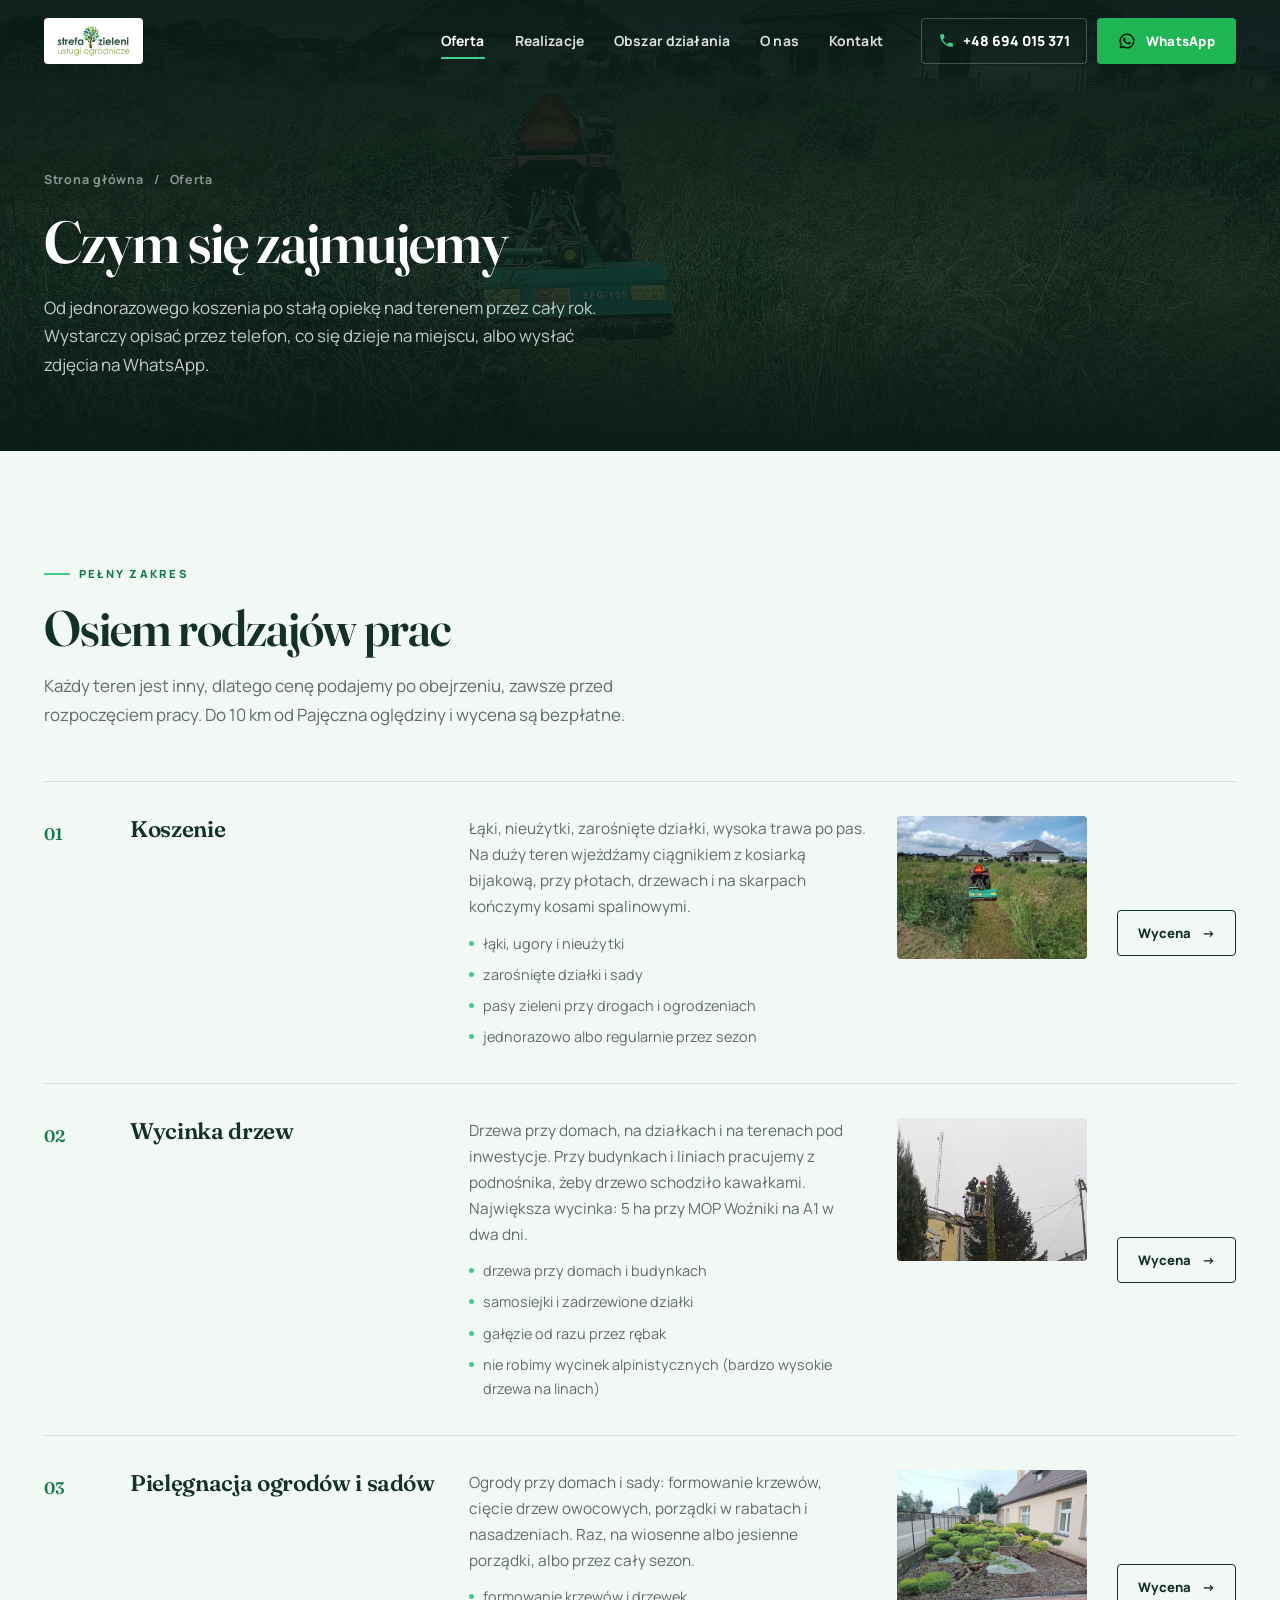
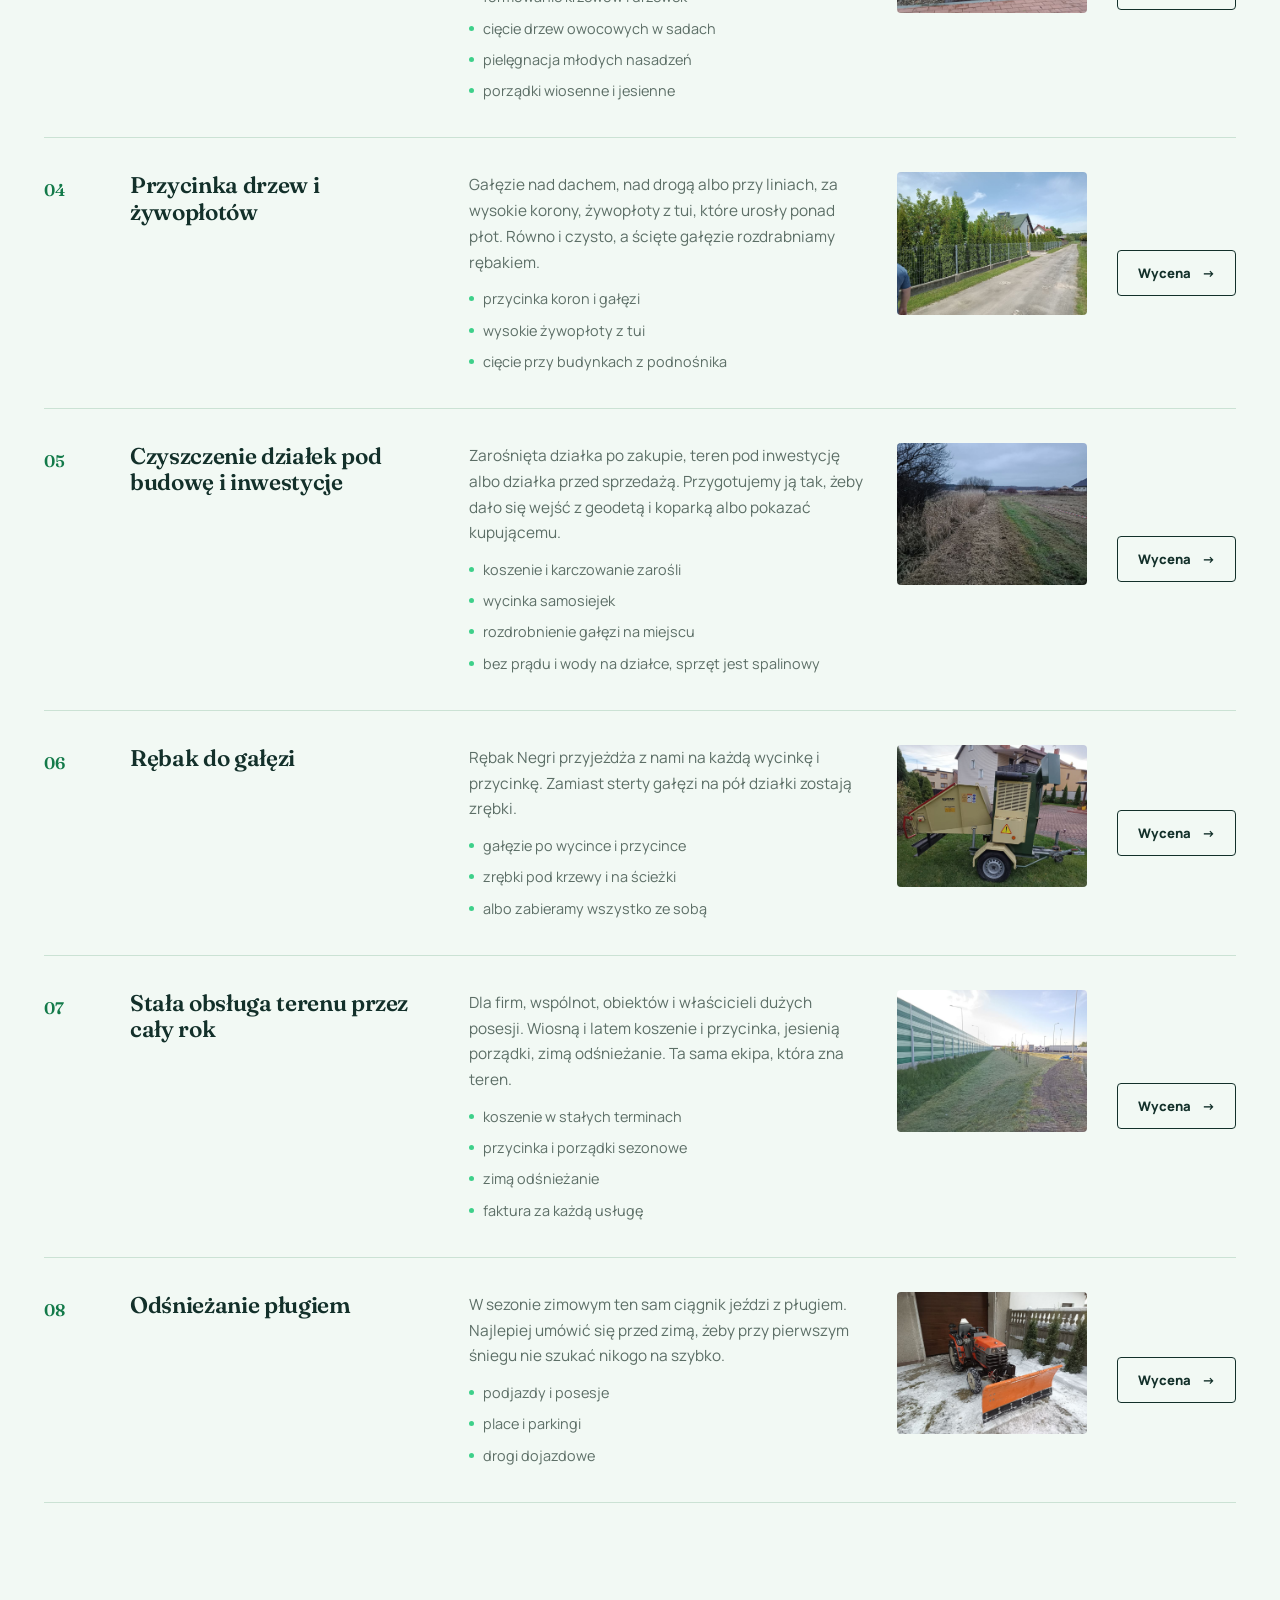
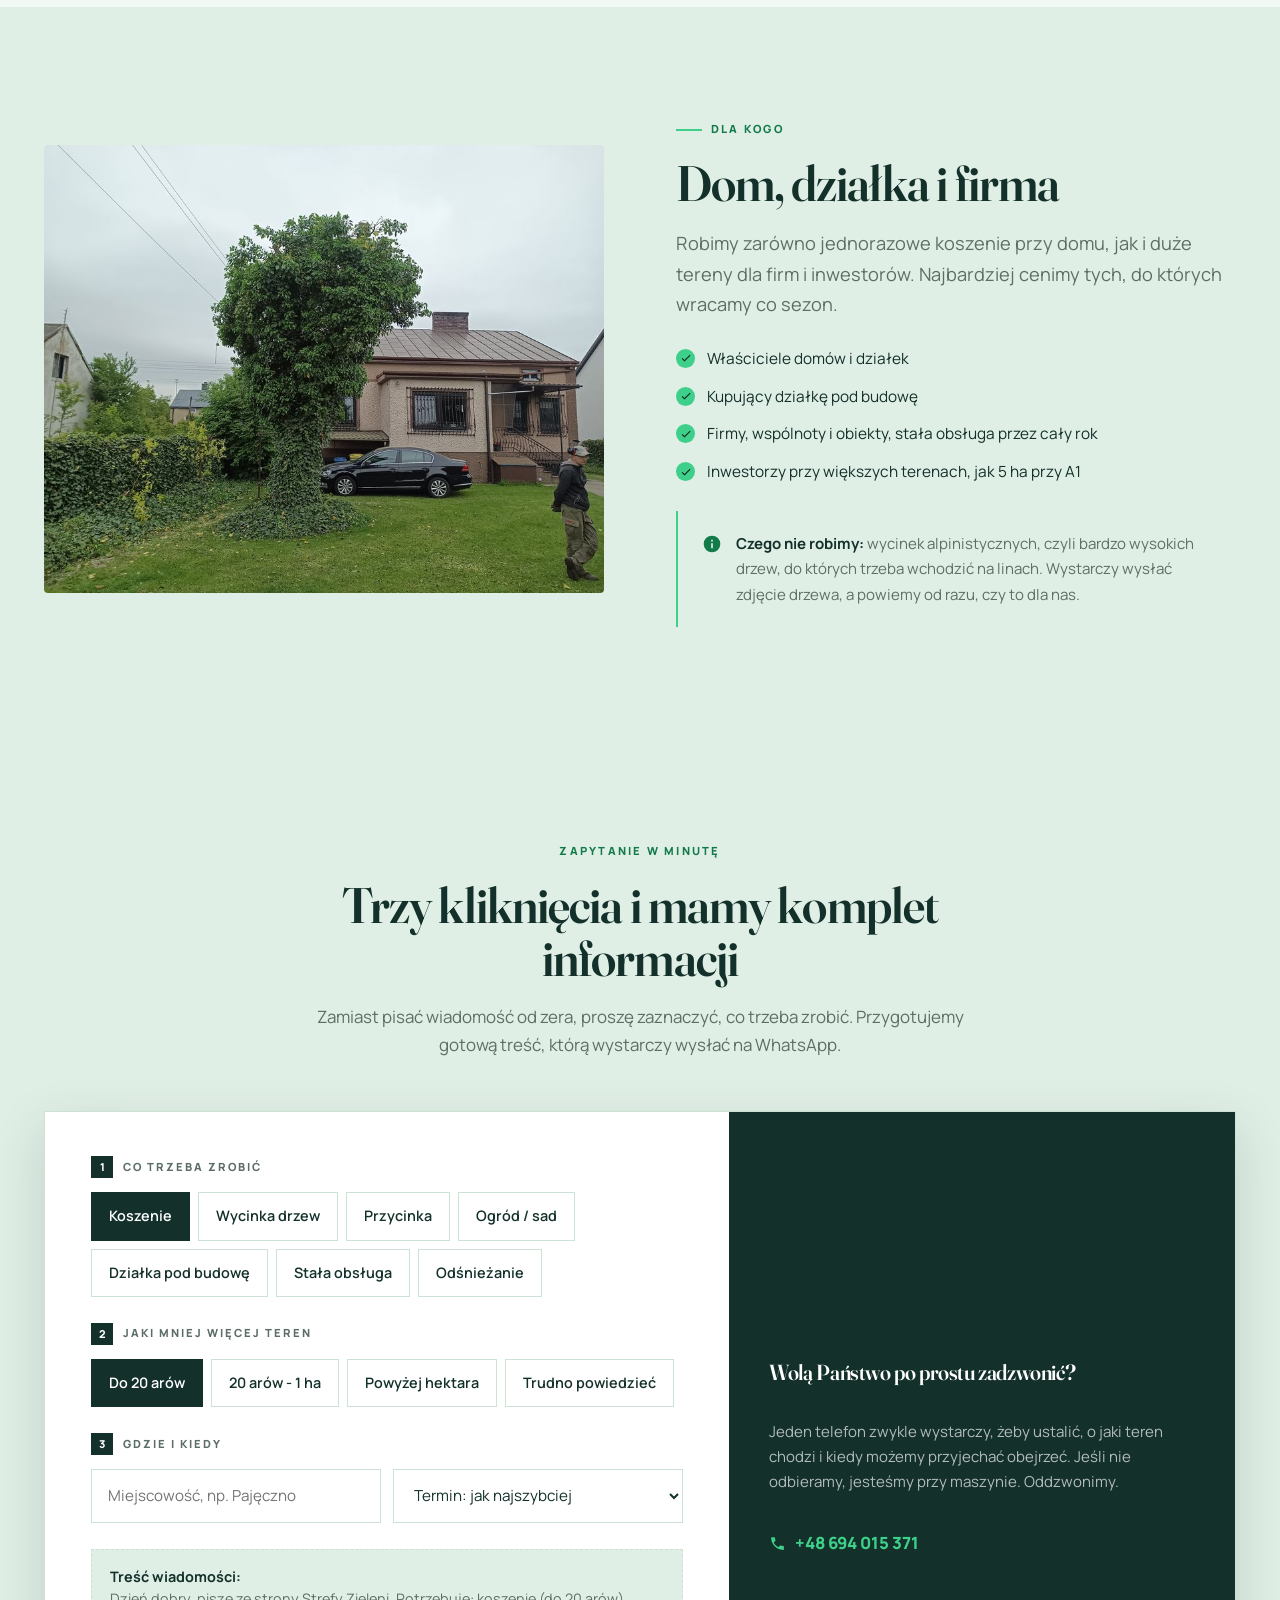
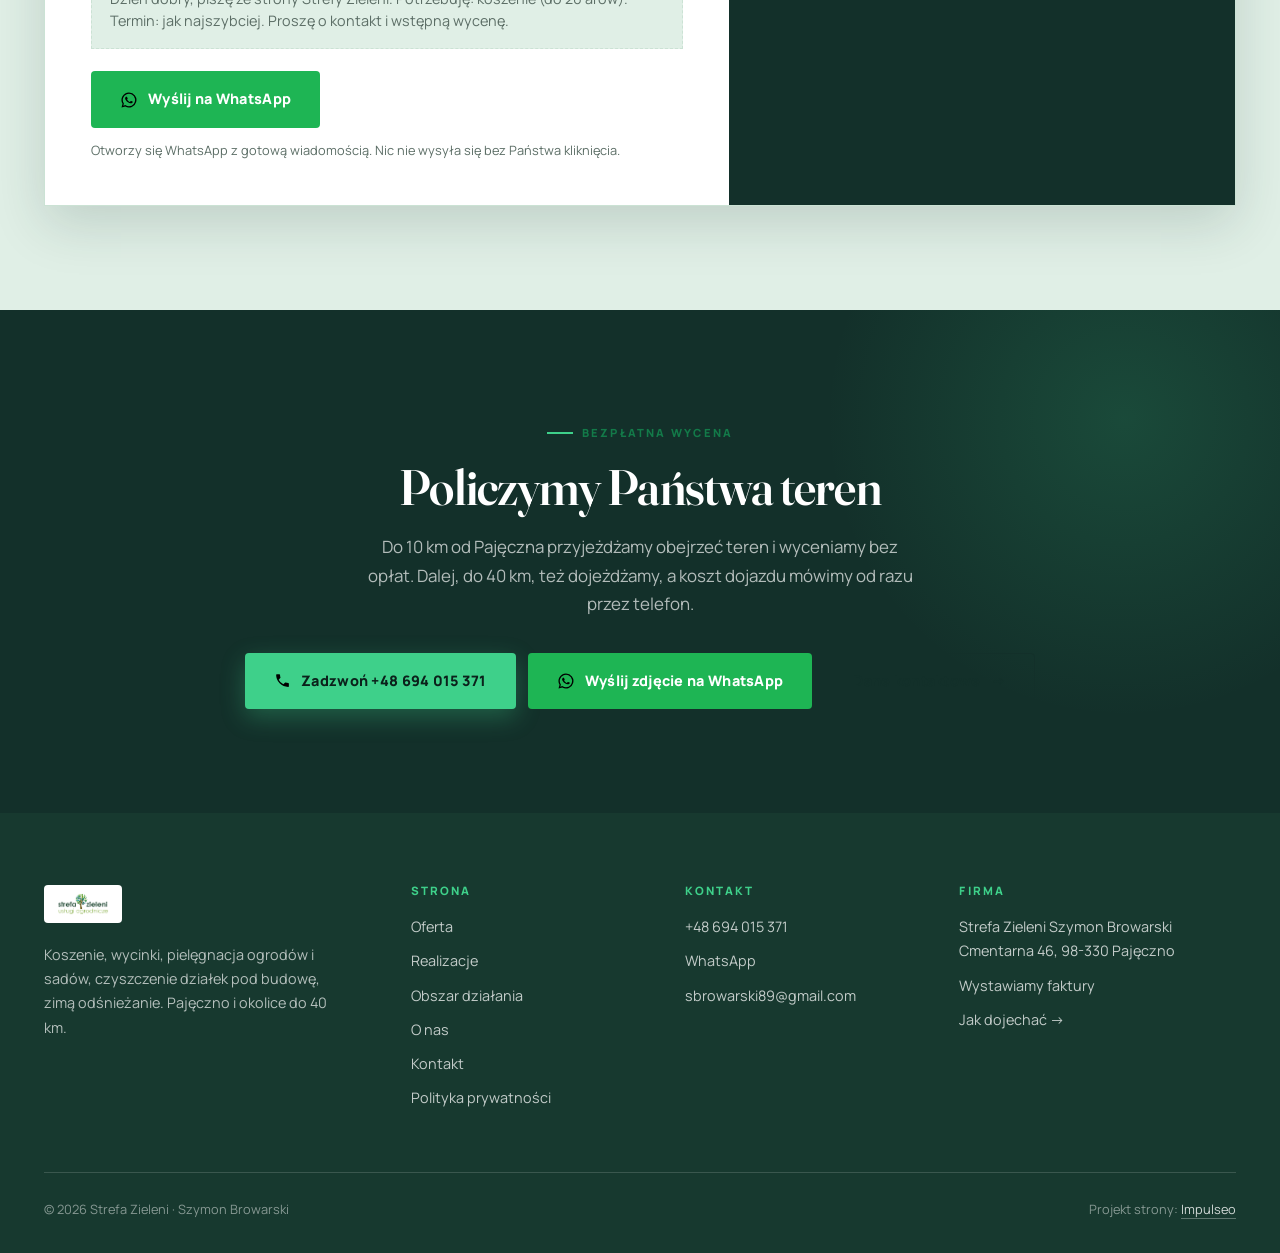
<file: oferta.html>
<!DOCTYPE html>
<html lang="pl">
<head>
<meta charset="UTF-8">
<meta name="viewport" content="width=device-width, initial-scale=1">
<title>Oferta: koszenie, wycinka drzew, ogrody, czyszczenie działek | Strefa Zieleni Pajęczno</title>
<meta name="description" content="Koszenie łąk i nieużytków kosiarką bijakową, wycinka i przycinka drzew, pielęgnacja ogrodów i sadów, czyszczenie działek pod budowę, rębak, stała obsługa terenu, odśnieżanie. Pajęczno i okolice.">
<meta name="robots" content="noindex,follow">
<link rel="canonical" href="https://strefazielenipajeczno.pl/oferta.html">
<meta name="theme-color" content="#13302A">
<meta property="og:type" content="website">
<meta property="og:locale" content="pl_PL">
<meta property="og:site_name" content="Strefa Zieleni">
<meta property="og:title" content="Oferta: koszenie, wycinka drzew, ogrody, czyszczenie działek | Strefa Zieleni Pajęczno">
<meta property="og:description" content="Koszenie łąk i nieużytków kosiarką bijakową, wycinka i przycinka drzew, pielęgnacja ogrodów i sadów, czyszczenie działek pod budowę, rębak, stała obsługa terenu, odśnieżanie. Pajęczno i okolice.">
<meta property="og:url" content="https://strefazielenipajeczno.pl/oferta.html">
<meta property="og:image" content="https://strefazielenipajeczno.pl/img/sz/09_ciagnik-kosiarka-bijakowa-w-akcji.jpg">
<link rel="icon" type="image/png" href="img/favicon.png">
<link rel="apple-touch-icon" href="img/favicon.png">
<link rel="preconnect" href="https://fonts.googleapis.com">
<link rel="preconnect" href="https://fonts.gstatic.com" crossorigin>
<link href="https://fonts.googleapis.com/css2?family=Fraunces:opsz,wght@9..144,500;9..144,600;9..144,700&family=Manrope:wght@400;500;700;800&display=swap" rel="stylesheet">
<link rel="stylesheet" href="assets/styles.css?v=3">
<script type="application/ld+json">{"@context": "https://schema.org", "@type": "LandscapingBusiness", "@id": "https://strefazielenipajeczno.pl/#firma", "name": "Strefa Zieleni", "legalName": "Strefa Zieleni Szymon Browarski", "url": "https://strefazielenipajeczno.pl/", "description": "Koszenie, wycinka i przycinka drzew, pielęgnacja ogrodów i sadów, czyszczenie działek pod budowę, stała obsługa terenów zielonych i odśnieżanie. Pajęczno i okolice do 40 km.", "telephone": "+48694015371", "email": "sbrowarski89@gmail.com", "image": "https://strefazielenipajeczno.pl/img/sz/11_rebak-Negri-sprzet.jpg", "logo": "https://strefazielenipajeczno.pl/img/logo.png", "founder": {"@type": "Person", "name": "Szymon Browarski"}, "address": {"@type": "PostalAddress", "streetAddress": "Cmentarna 46", "addressLocality": "Pajęczno", "postalCode": "98-330", "addressRegion": "łódzkie", "addressCountry": "PL"}, "geo": {"@type": "GeoCoordinates", "latitude": 51.1469952, "longitude": 19.0115607}, "areaServed": {"@type": "GeoCircle", "geoMidpoint": {"@type": "GeoCoordinates", "latitude": 51.1469952, "longitude": 19.0115607}, "geoRadius": "40000"}, "aggregateRating": {"@type": "AggregateRating", "ratingValue": "5.0", "reviewCount": "22", "bestRating": "5"}, "hasMap": "https://www.google.com/maps?cid=9829793342128266522", "knowsAbout": ["koszenie nieużytków", "wycinka drzew", "przycinka drzew", "pielęgnacja sadów", "czyszczenie działek pod budowę", "odśnieżanie", "rębak do gałęzi"]}</script>
<script type="application/ld+json">{"@context": "https://schema.org", "@type": "BreadcrumbList", "itemListElement": [{"@type": "ListItem", "position": 1, "name": "Strona główna", "item": "https://strefazielenipajeczno.pl/"}, {"@type": "ListItem", "position": 2, "name": "Oferta", "item": "https://strefazielenipajeczno.pl/oferta.html"}]}</script>
</head>
<body>
<a class="skip" href="#tresc">Przejdź do treści</a>
<header class="nav">
  <div class="wrap nav-inner">
    <a class="brand" href="index.html" aria-label="Strefa Zieleni - strona główna"><img src="img/logo.png" alt="Strefa Zieleni - usługi ogrodnicze"></a>
    <nav class="nav-links" aria-label="Menu główne">
      <a href="oferta.html" class=is-active>Oferta</a><a href="index.html#realizacje">Realizacje</a><a href="obszar-dzialania.html">Obszar działania</a><a href="o-nas.html">O nas</a><a href="kontakt.html">Kontakt</a>
      <span class="nav-cta">
        <a class="nav-tel" href="tel:+48694015371"><svg width="17" height="17" viewBox="0 0 24 24" aria-hidden="true"><path d="M6.6 10.8a15.5 15.5 0 0 0 6.6 6.6l2.2-2.2a1 1 0 0 1 1-.24 11.4 11.4 0 0 0 3.6.58 1 1 0 0 1 1 1V20a1 1 0 0 1-1 1A17 17 0 0 1 3 4a1 1 0 0 1 1-1h3.5a1 1 0 0 1 1 1c0 1.25.2 2.46.58 3.6a1 1 0 0 1-.25 1l-2.23 2.2Z"/></svg> +48 694 015 371</a>
        <a class="btn btn-wa btn-sm" href="https://wa.me/48694015371" target="_blank" rel="noopener"><svg width="18" height="18" viewBox="0 0 24 24" aria-hidden="true"><path d="M12 2a10 10 0 0 0-8.6 15.1L2 22l5-1.3A10 10 0 1 0 12 2Zm0 18.2c-1.6 0-3.1-.4-4.4-1.2l-.3-.2-2.9.8.8-2.9-.2-.3A8.2 8.2 0 1 1 12 20.2Zm4.6-6.1c-.3-.1-1.5-.7-1.7-.8-.2-.1-.4-.1-.6.1l-.8 1c-.2.2-.3.2-.6.1a6.7 6.7 0 0 1-3.3-2.9c-.2-.4.2-.4.6-1.2.1-.2 0-.4 0-.5l-.8-1.8c-.2-.5-.4-.4-.6-.4h-.5c-.2 0-.5.1-.7.3-.9.9-1.1 2-.4 3.4a10 10 0 0 0 4.6 4.4c1.9.8 2.6.7 3.3.6.5-.1 1.5-.6 1.7-1.2.2-.6.2-1.1.1-1.2 0-.1-.2-.2-.4-.3Z"/></svg> WhatsApp</a>
      </span>
    </nav>
    <button class="nav-toggle" aria-label="Menu" aria-expanded="false"><span></span><span></span><span></span></button>
  </div>
</header>
<main id="tresc">
<section class="pagehead">
  <div class="pagehead-bg"><img src="img/sz/09_ciagnik-kosiarka-bijakowa-w-akcji.jpg" alt=""></div>
  <div class="wrap">
    <div class="crumbs"><a href="index.html">Strona główna</a><span>/</span><span>Oferta</span></div>
    <h1>Czym się zajmujemy</h1>
    <p>Od jednorazowego koszenia po stałą opiekę nad terenem przez cały rok. Wystarczy opisać przez telefon, co się dzieje na miejscu, albo wysłać zdjęcia na WhatsApp.</p>
  </div>
</section>

<section>
  <div class="wrap">
    <div class="head reveal">
      <span class="eyebrow">Pełny zakres</span>
      <h2>Osiem rodzajów prac</h2>
      <p>Każdy teren jest inny, dlatego cenę podajemy po obejrzeniu, zawsze przed rozpoczęciem pracy. Do 10 km od Pajęczna
      oględziny i wycena są bezpłatne.</p>
    </div>
    <div class="svc">
      <div class="svc-row reveal" id="koszenie">
        <div class="svc-no">01</div>
        <div class="svc-name">Koszenie</div>
        <div class="svc-desc">Łąki, nieużytki, zarośnięte działki, wysoka trawa po pas. Na duży teren wjeżdżamy ciągnikiem z kosiarką bijakową, przy płotach, drzewach i na skarpach kończymy kosami spalinowymi.<ul><li>łąki, ugory i nieużytki</li><li>zarośnięte działki i sady</li><li>pasy zieleni przy drogach i ogrodzeniach</li><li>jednorazowo albo regularnie przez sezon</li></ul></div>
        <div class="svc-media"><img src="img/sz/09_ciagnik-kosiarka-bijakowa-w-akcji-m.jpg" alt="Koszenie wysokiej trawy kosiarką bijakową" loading="lazy"></div>
        <div class="svc-cta"><a class="btn btn-line btn-sm" href="tel:+48694015371">Wycena <span class="arr">&rarr;</span></a></div>
      </div>
      <div class="svc-row reveal" id="wycinka">
        <div class="svc-no">02</div>
        <div class="svc-name">Wycinka drzew</div>
        <div class="svc-desc">Drzewa przy domach, na działkach i na terenach pod inwestycje. Przy budynkach i liniach pracujemy z podnośnika, żeby drzewo schodziło kawałkami. Największa wycinka: 5 ha przy MOP Woźniki na A1 w dwa dni.<ul><li>drzewa przy domach i budynkach</li><li>samosiejki i zadrzewione działki</li><li>gałęzie od razu przez rębak</li><li>nie robimy wycinek alpinistycznych (bardzo wysokie drzewa na linach)</li></ul></div>
        <div class="svc-media"><img src="img/sz/16_wycinka-podnosnik-przy-drzewie-m.jpg" alt="Wycinka drzewa z podnośnika" loading="lazy" style="object-position:50% 25%"></div>
        <div class="svc-cta"><a class="btn btn-line btn-sm" href="tel:+48694015371">Wycena <span class="arr">&rarr;</span></a></div>
      </div>
      <div class="svc-row reveal" id="ogrody">
        <div class="svc-no">03</div>
        <div class="svc-name">Pielęgnacja ogrodów i sadów</div>
        <div class="svc-desc">Ogrody przy domach i sady: formowanie krzewów, cięcie drzew owocowych, porządki w rabatach i nasadzeniach. Raz, na wiosenne albo jesienne porządki, albo przez cały sezon.<ul><li>formowanie krzewów i drzewek</li><li>cięcie drzew owocowych w sadach</li><li>pielęgnacja młodych nasadzeń</li><li>porządki wiosenne i jesienne</li></ul></div>
        <div class="svc-media"><img src="img/sz/02_HERO-ogrod-formowany-przed-domem-m.jpg" alt="Formowany ogród przed domem" loading="lazy"></div>
        <div class="svc-cta"><a class="btn btn-line btn-sm" href="tel:+48694015371">Wycena <span class="arr">&rarr;</span></a></div>
      </div>
      <div class="svc-row reveal" id="przycinka">
        <div class="svc-no">04</div>
        <div class="svc-name">Przycinka drzew i żywopłotów</div>
        <div class="svc-desc">Gałęzie nad dachem, nad drogą albo przy liniach, za wysokie korony, żywopłoty z tui, które urosły ponad płot. Równo i czysto, a ścięte gałęzie rozdrabniamy rębakiem.<ul><li>przycinka koron i gałęzi</li><li>wysokie żywopłoty z tui</li><li>cięcie przy budynkach z podnośnika</li></ul></div>
        <div class="svc-media"><img src="img/sz/13_zywoplot-przyciety-rowno-m.jpg" alt="Równo przycięty żywopłot" loading="lazy"></div>
        <div class="svc-cta"><a class="btn btn-line btn-sm" href="tel:+48694015371">Wycena <span class="arr">&rarr;</span></a></div>
      </div>
      <div class="svc-row reveal" id="dzialki">
        <div class="svc-no">05</div>
        <div class="svc-name">Czyszczenie działek pod budowę i inwestycje</div>
        <div class="svc-desc">Zarośnięta działka po zakupie, teren pod inwestycję albo działka przed sprzedażą. Przygotujemy ją tak, żeby dało się wejść z geodetą i koparką albo pokazać kupującemu.<ul><li>koszenie i karczowanie zarośli</li><li>wycinka samosiejek</li><li>rozdrobnienie gałęzi na miejscu</li><li>bez prądu i wody na działce, sprzęt jest spalinowy</li></ul></div>
        <div class="svc-media"><img src="img/sz/18_karczowanie-zarosli-pas-po-koszeniu-m.jpg" alt="Karczowanie zarośli na działce" loading="lazy"></div>
        <div class="svc-cta"><a class="btn btn-line btn-sm" href="tel:+48694015371">Wycena <span class="arr">&rarr;</span></a></div>
      </div>
      <div class="svc-row reveal" id="rebak">
        <div class="svc-no">06</div>
        <div class="svc-name">Rębak do gałęzi</div>
        <div class="svc-desc">Rębak Negri przyjeżdża z nami na każdą wycinkę i przycinkę. Zamiast sterty gałęzi na pół działki zostają zrębki.<ul><li>gałęzie po wycince i przycince</li><li>zrębki pod krzewy i na ścieżki</li><li>albo zabieramy wszystko ze sobą</li></ul></div>
        <div class="svc-media"><img src="img/sz/11_rebak-Negri-sprzet-m.jpg" alt="Rębak Negri" loading="lazy"></div>
        <div class="svc-cta"><a class="btn btn-line btn-sm" href="tel:+48694015371">Wycena <span class="arr">&rarr;</span></a></div>
      </div>
      <div class="svc-row reveal" id="obsluga">
        <div class="svc-no">07</div>
        <div class="svc-name">Stała obsługa terenu przez cały rok</div>
        <div class="svc-desc">Dla firm, wspólnot, obiektów i właścicieli dużych posesji. Wiosną i latem koszenie i przycinka, jesienią porządki, zimą odśnieżanie. Ta sama ekipa, która zna teren.<ul><li>koszenie w stałych terminach</li><li>przycinka i porządki sezonowe</li><li>zimą odśnieżanie</li><li>faktura za każdą usługę</li></ul></div>
        <div class="svc-media"><img src="img/sz/07_koszenie-pas-przy-ekranach-droga-m.jpg" alt="Utrzymany pas zieleni przy drodze" loading="lazy"></div>
        <div class="svc-cta"><a class="btn btn-line btn-sm" href="tel:+48694015371">Wycena <span class="arr">&rarr;</span></a></div>
      </div>
      <div class="svc-row reveal" id="odsniezanie">
        <div class="svc-no">08</div>
        <div class="svc-name">Odśnieżanie pługiem</div>
        <div class="svc-desc">W sezonie zimowym ten sam ciągnik jeździ z pługiem. Najlepiej umówić się przed zimą, żeby przy pierwszym śniegu nie szukać nikogo na szybko.<ul><li>podjazdy i posesje</li><li>place i parkingi</li><li>drogi dojazdowe</li></ul></div>
        <div class="svc-media"><img src="img/sz/12_odsniezanie-ciagnik-z-plugiem-m.jpg" alt="Ciągnik z pługiem do odśnieżania" loading="lazy"></div>
        <div class="svc-cta"><a class="btn btn-line btn-sm" href="tel:+48694015371">Wycena <span class="arr">&rarr;</span></a></div>
      </div>
    </div>
  </div>
</section>

<section class="tinted">
  <div class="wrap">
    <div class="split">
      <div class="split-media reveal">
        <img src="img/sz/14_zywoplot-wysoki-przy-domu-po-cieciu-m.jpg" alt="Posesja po przycince żywopłotu i drzewa" loading="lazy">
      </div>
      <div class="reveal">
        <span class="eyebrow">Dla kogo</span>
        <h2>Dom, działka i firma</h2>
        <p class="lead">Robimy zarówno jednorazowe koszenie przy domu, jak i duże tereny dla firm i inwestorów.
        Najbardziej cenimy tych, do których wracamy co sezon.</p>
        <ul class="ticks">
          <li>Właściciele domów i działek</li>
          <li>Kupujący działkę pod budowę</li>
          <li>Firmy, wspólnoty i obiekty, stała obsługa przez cały rok</li>
          <li>Inwestorzy przy większych terenach, jak 5 ha przy A1</li>
        </ul>
        <div class="note-l"><svg width="20" height="20" viewBox="0 0 24 24" aria-hidden="true"><path d="M12 2a10 10 0 1 0 0 20 10 10 0 0 0 0-20Zm1 15h-2v-6h2v6Zm0-8h-2V7h2v2Z"/></svg><p><b>Czego nie robimy:</b> wycinek alpinistycznych, czyli bardzo wysokich drzew, do których
        trzeba wchodzić na linach. Wystarczy wysłać zdjęcie drzewa, a powiemy od razu, czy to dla nas.</p></div>
      </div>
    </div>
  </div>
</section>

<section class="kre" id="zapytanie">
  <div class="wrap">
    <div class="head center reveal">
      <span class="eyebrow">Zapytanie w minutę</span>
      <h2>Trzy kliknięcia i mamy komplet informacji</h2>
      <p>Zamiast pisać wiadomość od zera, proszę zaznaczyć, co trzeba zrobić. Przygotujemy gotową treść, którą wystarczy wysłać na WhatsApp.</p>
    </div>
    <div class="kre-box reveal" data-kre>
      <div class="kre-form">
        <div class="kre-step">
          <div class="kre-lab"><i>1</i> Co trzeba zrobić</div>
          <div class="kre-opts" data-kre-group="co">
            <button type="button" class="on" data-val="koszenie">Koszenie</button>
            <button type="button" data-val="wycinka drzew">Wycinka drzew</button>
            <button type="button" data-val="przycinka drzew lub żywopłotu">Przycinka</button>
            <button type="button" data-val="pielęgnacja ogrodu lub sadu">Ogród / sad</button>
            <button type="button" data-val="czyszczenie działki pod budowę">Działka pod budowę</button>
            <button type="button" data-val="stała obsługa terenu przez cały rok">Stała obsługa</button>
            <button type="button" data-val="odśnieżanie">Odśnieżanie</button>
          </div>
        </div>
        <div class="kre-step">
          <div class="kre-lab"><i>2</i> Jaki mniej więcej teren</div>
          <div class="kre-opts" data-kre-group="ile">
            <button type="button" class="on" data-val="do 20 arów">Do 20 arów</button>
            <button type="button" data-val="od 20 arów do hektara">20 arów - 1 ha</button>
            <button type="button" data-val="powyżej hektara">Powyżej hektara</button>
            <button type="button" data-val="wielkość do ustalenia">Trudno powiedzieć</button>
          </div>
        </div>
        <div class="kre-step">
          <div class="kre-lab"><i>3</i> Gdzie i kiedy</div>
          <div class="kre-row">
            <input class="kre-in" type="text" data-kre-miasto placeholder="Miejscowość, np. Pajęczno" aria-label="Miejscowość">
            <select class="kre-in" data-kre-termin aria-label="Termin">
              <option value="jak najszybciej">Termin: jak najszybciej</option>
              <option value="w ciągu 2-3 tygodni">Termin: 2-3 tygodnie</option>
              <option value="w tym sezonie">Termin: w tym sezonie</option>
              <option value="dopiero planuję">Termin: dopiero planuję</option>
            </select>
          </div>
        </div>
        <div class="kre-prev" data-kre-prev></div>
        <div class="kre-send">
          <a class="btn btn-wa" data-kre-wa href="https://wa.me/48694015371" target="_blank" rel="noopener"><svg width="18" height="18" viewBox="0 0 24 24" aria-hidden="true"><path d="M12 2a10 10 0 0 0-8.6 15.1L2 22l5-1.3A10 10 0 1 0 12 2Zm0 18.2c-1.6 0-3.1-.4-4.4-1.2l-.3-.2-2.9.8.8-2.9-.2-.3A8.2 8.2 0 1 1 12 20.2Zm4.6-6.1c-.3-.1-1.5-.7-1.7-.8-.2-.1-.4-.1-.6.1l-.8 1c-.2.2-.3.2-.6.1a6.7 6.7 0 0 1-3.3-2.9c-.2-.4.2-.4.6-1.2.1-.2 0-.4 0-.5l-.8-1.8c-.2-.5-.4-.4-.6-.4h-.5c-.2 0-.5.1-.7.3-.9.9-1.1 2-.4 3.4a10 10 0 0 0 4.6 4.4c1.9.8 2.6.7 3.3.6.5-.1 1.5-.6 1.7-1.2.2-.6.2-1.1.1-1.2 0-.1-.2-.2-.4-.3Z"/></svg> Wyślij na WhatsApp</a>
          <span class="kre-hint">Otworzy się WhatsApp z gotową wiadomością. Nic nie wysyła się bez Państwa kliknięcia.</span>
        </div>
      </div>
      <div class="kre-side">
        <h3>Wolą Państwo po prostu zadzwonić?</h3>
        <p>Jeden telefon zwykle wystarczy, żeby ustalić, o jaki teren chodzi i kiedy możemy przyjechać obejrzeć.
        Jeśli nie odbieramy, jesteśmy przy maszynie. Oddzwonimy.</p>
        <a class="kre-tel" href="tel:+48694015371"><svg width="17" height="17" viewBox="0 0 24 24" aria-hidden="true"><path d="M6.6 10.8a15.5 15.5 0 0 0 6.6 6.6l2.2-2.2a1 1 0 0 1 1-.24 11.4 11.4 0 0 0 3.6.58 1 1 0 0 1 1 1V20a1 1 0 0 1-1 1A17 17 0 0 1 3 4a1 1 0 0 1 1-1h3.5a1 1 0 0 1 1 1c0 1.25.2 2.46.58 3.6a1 1 0 0 1-.25 1l-2.23 2.2Z"/></svg> +48 694 015 371</a>
      </div>
    </div>
  </div>
</section>

<section class="cta-final">
  <div class="wrap">
    <div class="reveal">
      <span class="eyebrow">Bezpłatna wycena</span>
      <h2>Policzymy Państwa teren</h2>
      <p>Do 10 km od Pajęczna przyjeżdżamy obejrzeć teren i wyceniamy bez opłat. Dalej, do 40 km, też dojeżdżamy, a koszt dojazdu mówimy od razu przez telefon.</p>
      <div class="cta-act">
        <a class="btn btn-lime" href="tel:+48694015371"><svg width="17" height="17" viewBox="0 0 24 24" aria-hidden="true"><path d="M6.6 10.8a15.5 15.5 0 0 0 6.6 6.6l2.2-2.2a1 1 0 0 1 1-.24 11.4 11.4 0 0 0 3.6.58 1 1 0 0 1 1 1V20a1 1 0 0 1-1 1A17 17 0 0 1 3 4a1 1 0 0 1 1-1h3.5a1 1 0 0 1 1 1c0 1.25.2 2.46.58 3.6a1 1 0 0 1-.25 1l-2.23 2.2Z"/></svg> Zadzwoń +48 694 015 371</a>
        <a class="btn btn-wa" href="https://wa.me/48694015371" target="_blank" rel="noopener"><svg width="18" height="18" viewBox="0 0 24 24" aria-hidden="true"><path d="M12 2a10 10 0 0 0-8.6 15.1L2 22l5-1.3A10 10 0 1 0 12 2Zm0 18.2c-1.6 0-3.1-.4-4.4-1.2l-.3-.2-2.9.8.8-2.9-.2-.3A8.2 8.2 0 1 1 12 20.2Zm4.6-6.1c-.3-.1-1.5-.7-1.7-.8-.2-.1-.4-.1-.6.1l-.8 1c-.2.2-.3.2-.6.1a6.7 6.7 0 0 1-3.3-2.9c-.2-.4.2-.4.6-1.2.1-.2 0-.4 0-.5l-.8-1.8c-.2-.5-.4-.4-.6-.4h-.5c-.2 0-.5.1-.7.3-.9.9-1.1 2-.4 3.4a10 10 0 0 0 4.6 4.4c1.9.8 2.6.7 3.3.6.5-.1 1.5-.6 1.7-1.2.2-.6.2-1.1.1-1.2 0-.1-.2-.2-.4-.3Z"/></svg> Wyślij zdjęcie na WhatsApp</a>
        <a class="btn btn-line" href="kontakt.html">Dane kontaktowe <span class="arr">&rarr;</span></a>
      </div>
    </div>
  </div>
</section>
</main>
<div class="lb" role="dialog" aria-modal="true" aria-label="Podgląd zdjęcia">
  <button class="lb-x" aria-label="Zamknij"><svg width="20" height="20" viewBox="0 0 24 24" fill="currentColor" aria-hidden="true"><path d="M18.3 5.7 12 12l6.3 6.3-1.4 1.4L10.6 13.4 4.3 19.7 2.9 18.3 9.2 12 2.9 5.7l1.4-1.4L10.6 10.6l6.3-6.3 1.4 1.4Z"/></svg></button>
  <button class="lb-p" aria-label="Poprzednie">&#8249;</button>
  <button class="lb-n" aria-label="Następne">&#8250;</button>
  <img alt="">
  <div class="lb-cap"></div>
</div>

<footer>
  <div class="wrap">
    <div class="foot-grid">
      <div class="foot-brand">
        <img src="img/logo.png" alt="Strefa Zieleni">
        <p>Koszenie, wycinki, pielęgnacja ogrodów i sadów, czyszczenie działek pod budowę, zimą odśnieżanie. Pajęczno i okolice do 40 km.</p>
      </div>
      <div class="foot-col">
        <h4>Strona</h4>
        <a href="oferta.html">Oferta</a><a href="index.html#realizacje">Realizacje</a><a href="obszar-dzialania.html">Obszar działania</a>
        <a href="o-nas.html">O nas</a><a href="kontakt.html">Kontakt</a><a href="polityka-prywatnosci.html">Polityka prywatności</a>
      </div>
      <div class="foot-col">
        <h4>Kontakt</h4>
        <a href="tel:+48694015371">+48 694 015 371</a>
        <a href="https://wa.me/48694015371" target="_blank" rel="noopener">WhatsApp</a>
        <a href="mailto:sbrowarski89@gmail.com">sbrowarski89@gmail.com</a>
      </div>
      <div class="foot-col">
        <h4>Firma</h4>
        <p>Strefa Zieleni Szymon Browarski<br>Cmentarna 46, 98-330 Pajęczno</p>
        
        <p>Wystawiamy faktury</p>
        <a href="https://www.google.com/maps?cid=9829793342128266522" target="_blank" rel="noopener">Jak dojechać &rarr;</a>
      </div>
    </div>
    <div class="foot-bot">
      <span>&copy; <span data-year>2026</span> Strefa Zieleni &middot; Szymon Browarski</span>
      <span>Projekt strony: <a class="foot-credit" href="https://impulseo.pl" target="_blank" rel="noopener">Impulseo</a></span>
    </div>
  </div>
</footer>

<div class="sticky-bar">
  <a class="s-tel" href="tel:+48694015371"><svg width="17" height="17" viewBox="0 0 24 24" aria-hidden="true"><path d="M6.6 10.8a15.5 15.5 0 0 0 6.6 6.6l2.2-2.2a1 1 0 0 1 1-.24 11.4 11.4 0 0 0 3.6.58 1 1 0 0 1 1 1V20a1 1 0 0 1-1 1A17 17 0 0 1 3 4a1 1 0 0 1 1-1h3.5a1 1 0 0 1 1 1c0 1.25.2 2.46.58 3.6a1 1 0 0 1-.25 1l-2.23 2.2Z"/></svg> Zadzwoń</a>
  <a class="s-wa" href="https://wa.me/48694015371" target="_blank" rel="noopener"><svg width="18" height="18" viewBox="0 0 24 24" aria-hidden="true"><path d="M12 2a10 10 0 0 0-8.6 15.1L2 22l5-1.3A10 10 0 1 0 12 2Zm0 18.2c-1.6 0-3.1-.4-4.4-1.2l-.3-.2-2.9.8.8-2.9-.2-.3A8.2 8.2 0 1 1 12 20.2Zm4.6-6.1c-.3-.1-1.5-.7-1.7-.8-.2-.1-.4-.1-.6.1l-.8 1c-.2.2-.3.2-.6.1a6.7 6.7 0 0 1-3.3-2.9c-.2-.4.2-.4.6-1.2.1-.2 0-.4 0-.5l-.8-1.8c-.2-.5-.4-.4-.6-.4h-.5c-.2 0-.5.1-.7.3-.9.9-1.1 2-.4 3.4a10 10 0 0 0 4.6 4.4c1.9.8 2.6.7 3.3.6.5-.1 1.5-.6 1.7-1.2.2-.6.2-1.1.1-1.2 0-.1-.2-.2-.4-.3Z"/></svg> WhatsApp</a>
</div>
<script src="assets/main.js?v=3"></script>
</body>
</html>
</file>
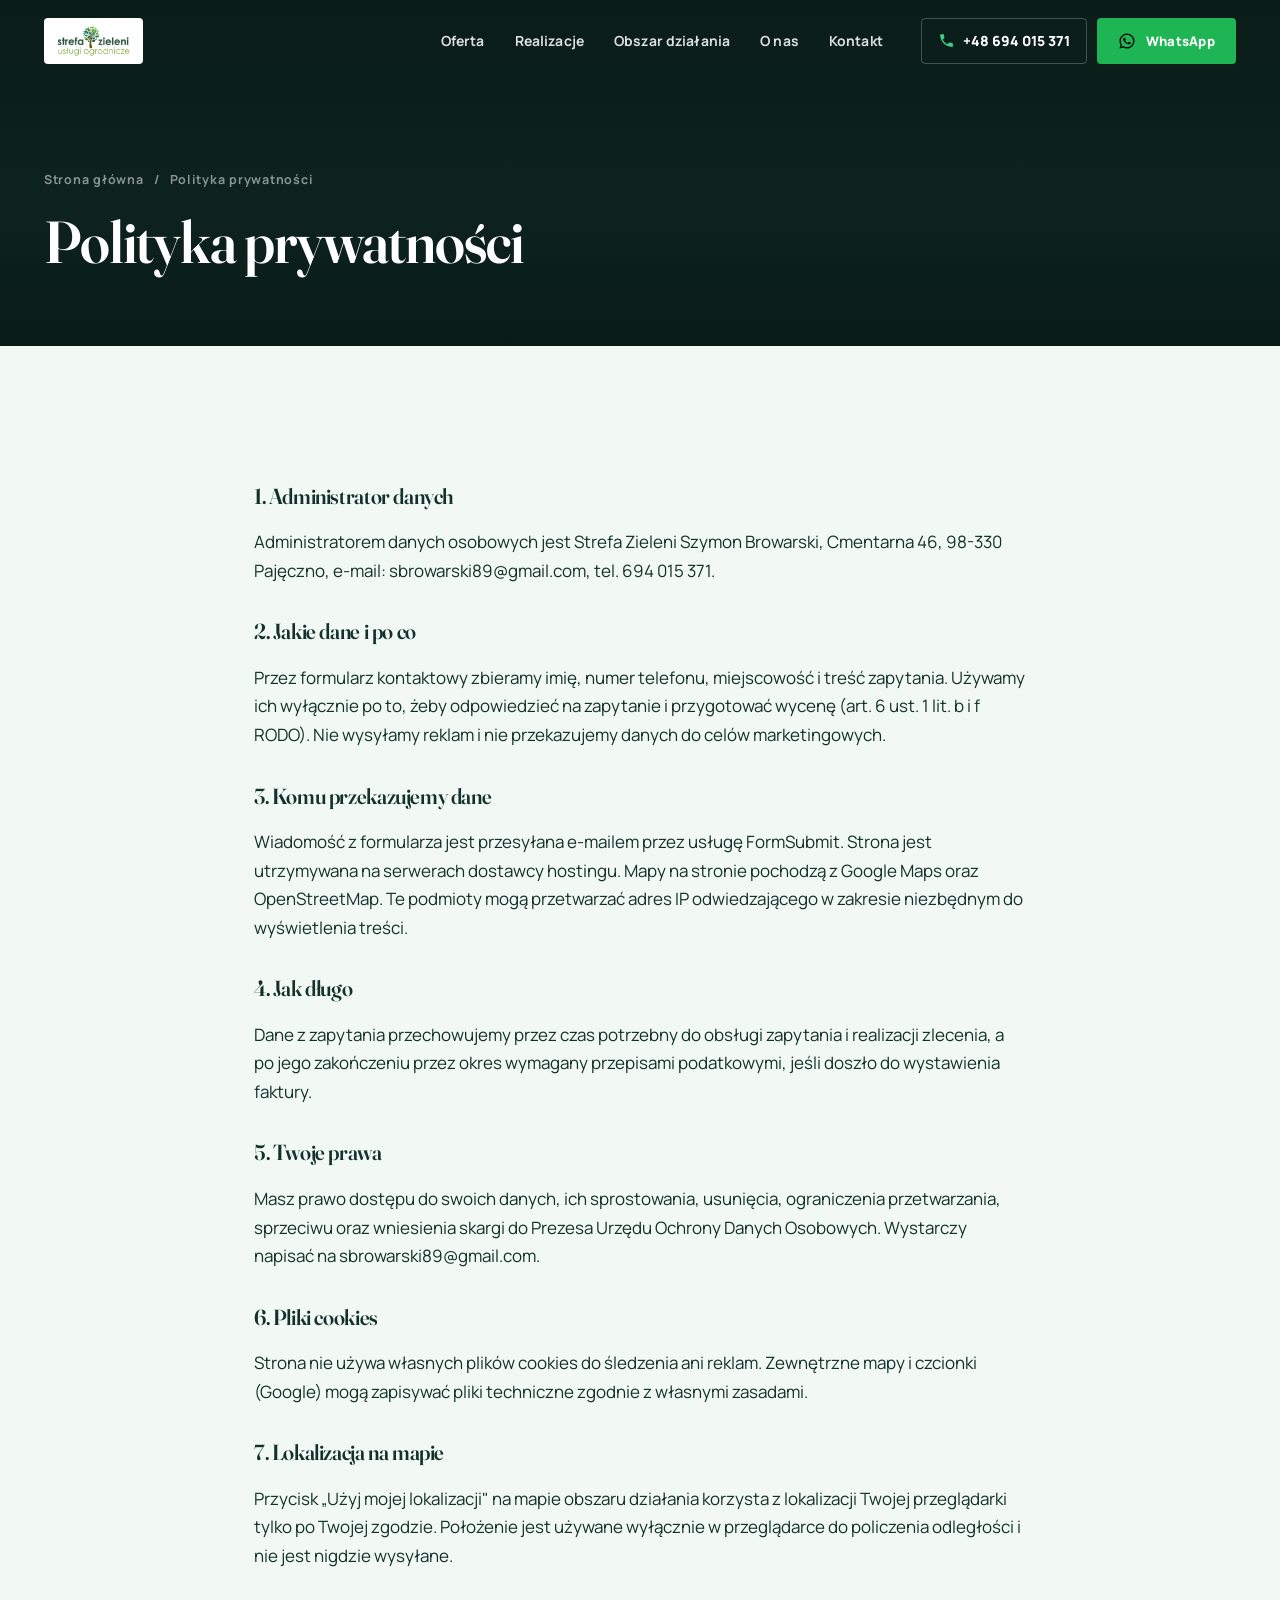
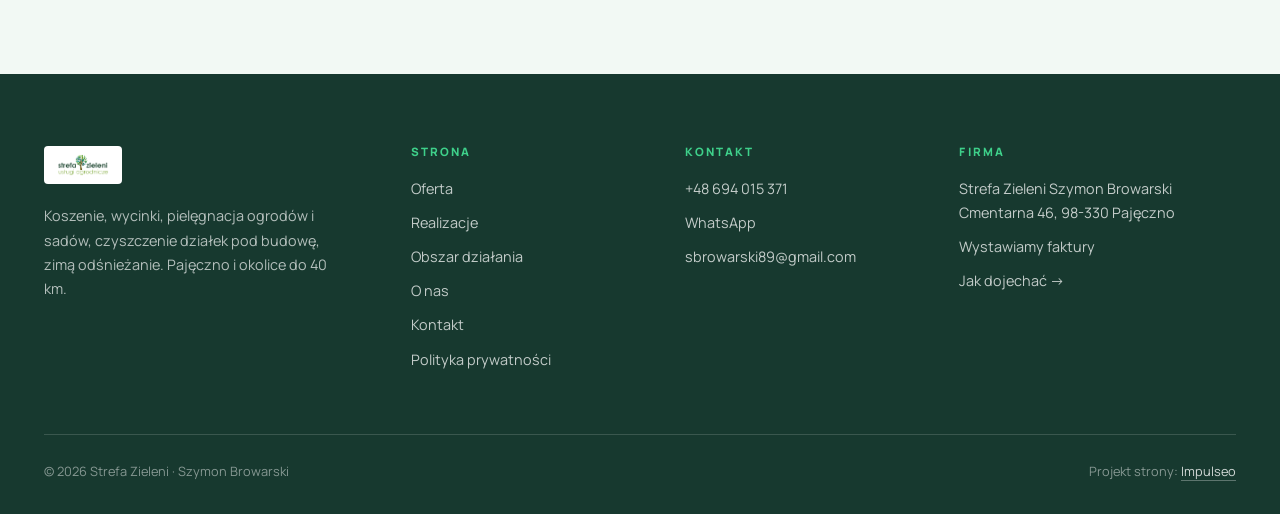
<file: polityka-prywatnosci.html>
<!DOCTYPE html>
<html lang="pl">
<head>
<meta charset="UTF-8">
<meta name="viewport" content="width=device-width, initial-scale=1">
<title>Polityka prywatności | Strefa Zieleni Pajęczno</title>
<meta name="description" content="Polityka prywatności strony Strefy Zieleni z Pajęczna: jakie dane zbieramy przez formularz i w jakim celu.">
<meta name="robots" content="noindex,follow">
<link rel="canonical" href="https://strefazielenipajeczno.pl/polityka-prywatnosci.html">
<meta name="theme-color" content="#13302A">
<meta property="og:type" content="website">
<meta property="og:locale" content="pl_PL">
<meta property="og:site_name" content="Strefa Zieleni">
<meta property="og:title" content="Polityka prywatności | Strefa Zieleni Pajęczno">
<meta property="og:description" content="Polityka prywatności strony Strefy Zieleni z Pajęczna: jakie dane zbieramy przez formularz i w jakim celu.">
<meta property="og:url" content="https://strefazielenipajeczno.pl/polityka-prywatnosci.html">
<meta property="og:image" content="https://strefazielenipajeczno.pl/img/sz/11_rebak-Negri-sprzet.jpg">
<link rel="icon" type="image/png" href="img/favicon.png">
<link rel="apple-touch-icon" href="img/favicon.png">
<link rel="preconnect" href="https://fonts.googleapis.com">
<link rel="preconnect" href="https://fonts.gstatic.com" crossorigin>
<link href="https://fonts.googleapis.com/css2?family=Fraunces:opsz,wght@9..144,500;9..144,600;9..144,700&family=Manrope:wght@400;500;700;800&display=swap" rel="stylesheet">
<link rel="stylesheet" href="assets/styles.css?v=3">
<script type="application/ld+json">{"@context": "https://schema.org", "@type": "LandscapingBusiness", "@id": "https://strefazielenipajeczno.pl/#firma", "name": "Strefa Zieleni", "legalName": "Strefa Zieleni Szymon Browarski", "url": "https://strefazielenipajeczno.pl/", "description": "Koszenie, wycinka i przycinka drzew, pielęgnacja ogrodów i sadów, czyszczenie działek pod budowę, stała obsługa terenów zielonych i odśnieżanie. Pajęczno i okolice do 40 km.", "telephone": "+48694015371", "email": "sbrowarski89@gmail.com", "image": "https://strefazielenipajeczno.pl/img/sz/11_rebak-Negri-sprzet.jpg", "logo": "https://strefazielenipajeczno.pl/img/logo.png", "founder": {"@type": "Person", "name": "Szymon Browarski"}, "address": {"@type": "PostalAddress", "streetAddress": "Cmentarna 46", "addressLocality": "Pajęczno", "postalCode": "98-330", "addressRegion": "łódzkie", "addressCountry": "PL"}, "geo": {"@type": "GeoCoordinates", "latitude": 51.1469952, "longitude": 19.0115607}, "areaServed": {"@type": "GeoCircle", "geoMidpoint": {"@type": "GeoCoordinates", "latitude": 51.1469952, "longitude": 19.0115607}, "geoRadius": "40000"}, "aggregateRating": {"@type": "AggregateRating", "ratingValue": "5.0", "reviewCount": "22", "bestRating": "5"}, "hasMap": "https://www.google.com/maps?cid=9829793342128266522", "knowsAbout": ["koszenie nieużytków", "wycinka drzew", "przycinka drzew", "pielęgnacja sadów", "czyszczenie działek pod budowę", "odśnieżanie", "rębak do gałęzi"]}</script>
<script type="application/ld+json">{"@context": "https://schema.org", "@type": "BreadcrumbList", "itemListElement": [{"@type": "ListItem", "position": 1, "name": "Strona główna", "item": "https://strefazielenipajeczno.pl/"}, {"@type": "ListItem", "position": 2, "name": "Polityka prywatności", "item": "https://strefazielenipajeczno.pl/polityka-prywatnosci.html"}]}</script>
</head>
<body>
<a class="skip" href="#tresc">Przejdź do treści</a>
<header class="nav">
  <div class="wrap nav-inner">
    <a class="brand" href="index.html" aria-label="Strefa Zieleni - strona główna"><img src="img/logo.png" alt="Strefa Zieleni - usługi ogrodnicze"></a>
    <nav class="nav-links" aria-label="Menu główne">
      <a href="oferta.html">Oferta</a><a href="index.html#realizacje">Realizacje</a><a href="obszar-dzialania.html">Obszar działania</a><a href="o-nas.html">O nas</a><a href="kontakt.html">Kontakt</a>
      <span class="nav-cta">
        <a class="nav-tel" href="tel:+48694015371"><svg width="17" height="17" viewBox="0 0 24 24" aria-hidden="true"><path d="M6.6 10.8a15.5 15.5 0 0 0 6.6 6.6l2.2-2.2a1 1 0 0 1 1-.24 11.4 11.4 0 0 0 3.6.58 1 1 0 0 1 1 1V20a1 1 0 0 1-1 1A17 17 0 0 1 3 4a1 1 0 0 1 1-1h3.5a1 1 0 0 1 1 1c0 1.25.2 2.46.58 3.6a1 1 0 0 1-.25 1l-2.23 2.2Z"/></svg> +48 694 015 371</a>
        <a class="btn btn-wa btn-sm" href="https://wa.me/48694015371" target="_blank" rel="noopener"><svg width="18" height="18" viewBox="0 0 24 24" aria-hidden="true"><path d="M12 2a10 10 0 0 0-8.6 15.1L2 22l5-1.3A10 10 0 1 0 12 2Zm0 18.2c-1.6 0-3.1-.4-4.4-1.2l-.3-.2-2.9.8.8-2.9-.2-.3A8.2 8.2 0 1 1 12 20.2Zm4.6-6.1c-.3-.1-1.5-.7-1.7-.8-.2-.1-.4-.1-.6.1l-.8 1c-.2.2-.3.2-.6.1a6.7 6.7 0 0 1-3.3-2.9c-.2-.4.2-.4.6-1.2.1-.2 0-.4 0-.5l-.8-1.8c-.2-.5-.4-.4-.6-.4h-.5c-.2 0-.5.1-.7.3-.9.9-1.1 2-.4 3.4a10 10 0 0 0 4.6 4.4c1.9.8 2.6.7 3.3.6.5-.1 1.5-.6 1.7-1.2.2-.6.2-1.1.1-1.2 0-.1-.2-.2-.4-.3Z"/></svg> WhatsApp</a>
      </span>
    </nav>
    <button class="nav-toggle" aria-label="Menu" aria-expanded="false"><span></span><span></span><span></span></button>
  </div>
</header>
<main id="tresc">
<section class="pagehead">
  <div class="wrap">
    <div class="crumbs"><a href="index.html">Strona główna</a><span>/</span><span>Polityka prywatności</span></div>
    <h1>Polityka prywatności</h1>
  </div>
</section>
<section>
  <div class="wrap" style="max-width:820px">
    <h3 style="margin:34px 0 12px">1. Administrator danych</h3>
    <p>Administratorem danych osobowych jest Strefa Zieleni Szymon Browarski, Cmentarna 46, 98-330 Pajęczno, e-mail: sbrowarski89@gmail.com, tel. 694 015 371.</p>
    <h3 style="margin:34px 0 12px">2. Jakie dane i po co</h3>
    <p>Przez formularz kontaktowy zbieramy imię, numer telefonu, miejscowość i treść zapytania. Używamy ich wyłącznie po to, żeby odpowiedzieć na zapytanie i przygotować wycenę (art. 6 ust. 1 lit. b i f RODO). Nie wysyłamy reklam i nie przekazujemy danych do celów marketingowych.</p>
    <h3 style="margin:34px 0 12px">3. Komu przekazujemy dane</h3>
    <p>Wiadomość z formularza jest przesyłana e-mailem przez usługę FormSubmit. Strona jest utrzymywana na serwerach dostawcy hostingu. Mapy na stronie pochodzą z Google Maps oraz OpenStreetMap. Te podmioty mogą przetwarzać adres IP odwiedzającego w zakresie niezbędnym do wyświetlenia treści.</p>
    <h3 style="margin:34px 0 12px">4. Jak długo</h3>
    <p>Dane z zapytania przechowujemy przez czas potrzebny do obsługi zapytania i realizacji zlecenia, a po jego zakończeniu przez okres wymagany przepisami podatkowymi, jeśli doszło do wystawienia faktury.</p>
    <h3 style="margin:34px 0 12px">5. Twoje prawa</h3>
    <p>Masz prawo dostępu do swoich danych, ich sprostowania, usunięcia, ograniczenia przetwarzania, sprzeciwu oraz wniesienia skargi do Prezesa Urzędu Ochrony Danych Osobowych. Wystarczy napisać na sbrowarski89@gmail.com.</p>
    <h3 style="margin:34px 0 12px">6. Pliki cookies</h3>
    <p>Strona nie używa własnych plików cookies do śledzenia ani reklam. Zewnętrzne mapy i czcionki (Google) mogą zapisywać pliki techniczne zgodnie z własnymi zasadami.</p>
    <h3 style="margin:34px 0 12px">7. Lokalizacja na mapie</h3>
    <p>Przycisk „Użyj mojej lokalizacji" na mapie obszaru działania korzysta z lokalizacji Twojej przeglądarki tylko po Twojej zgodzie. Położenie jest używane wyłącznie w przeglądarce do policzenia odległości i nie jest nigdzie wysyłane.</p>
  </div>
</section>
</main>
<div class="lb" role="dialog" aria-modal="true" aria-label="Podgląd zdjęcia">
  <button class="lb-x" aria-label="Zamknij"><svg width="20" height="20" viewBox="0 0 24 24" fill="currentColor" aria-hidden="true"><path d="M18.3 5.7 12 12l6.3 6.3-1.4 1.4L10.6 13.4 4.3 19.7 2.9 18.3 9.2 12 2.9 5.7l1.4-1.4L10.6 10.6l6.3-6.3 1.4 1.4Z"/></svg></button>
  <button class="lb-p" aria-label="Poprzednie">&#8249;</button>
  <button class="lb-n" aria-label="Następne">&#8250;</button>
  <img alt="">
  <div class="lb-cap"></div>
</div>

<footer>
  <div class="wrap">
    <div class="foot-grid">
      <div class="foot-brand">
        <img src="img/logo.png" alt="Strefa Zieleni">
        <p>Koszenie, wycinki, pielęgnacja ogrodów i sadów, czyszczenie działek pod budowę, zimą odśnieżanie. Pajęczno i okolice do 40 km.</p>
      </div>
      <div class="foot-col">
        <h4>Strona</h4>
        <a href="oferta.html">Oferta</a><a href="index.html#realizacje">Realizacje</a><a href="obszar-dzialania.html">Obszar działania</a>
        <a href="o-nas.html">O nas</a><a href="kontakt.html">Kontakt</a><a href="polityka-prywatnosci.html">Polityka prywatności</a>
      </div>
      <div class="foot-col">
        <h4>Kontakt</h4>
        <a href="tel:+48694015371">+48 694 015 371</a>
        <a href="https://wa.me/48694015371" target="_blank" rel="noopener">WhatsApp</a>
        <a href="mailto:sbrowarski89@gmail.com">sbrowarski89@gmail.com</a>
      </div>
      <div class="foot-col">
        <h4>Firma</h4>
        <p>Strefa Zieleni Szymon Browarski<br>Cmentarna 46, 98-330 Pajęczno</p>
        
        <p>Wystawiamy faktury</p>
        <a href="https://www.google.com/maps?cid=9829793342128266522" target="_blank" rel="noopener">Jak dojechać &rarr;</a>
      </div>
    </div>
    <div class="foot-bot">
      <span>&copy; <span data-year>2026</span> Strefa Zieleni &middot; Szymon Browarski</span>
      <span>Projekt strony: <a class="foot-credit" href="https://impulseo.pl" target="_blank" rel="noopener">Impulseo</a></span>
    </div>
  </div>
</footer>

<div class="sticky-bar">
  <a class="s-tel" href="tel:+48694015371"><svg width="17" height="17" viewBox="0 0 24 24" aria-hidden="true"><path d="M6.6 10.8a15.5 15.5 0 0 0 6.6 6.6l2.2-2.2a1 1 0 0 1 1-.24 11.4 11.4 0 0 0 3.6.58 1 1 0 0 1 1 1V20a1 1 0 0 1-1 1A17 17 0 0 1 3 4a1 1 0 0 1 1-1h3.5a1 1 0 0 1 1 1c0 1.25.2 2.46.58 3.6a1 1 0 0 1-.25 1l-2.23 2.2Z"/></svg> Zadzwoń</a>
  <a class="s-wa" href="https://wa.me/48694015371" target="_blank" rel="noopener"><svg width="18" height="18" viewBox="0 0 24 24" aria-hidden="true"><path d="M12 2a10 10 0 0 0-8.6 15.1L2 22l5-1.3A10 10 0 1 0 12 2Zm0 18.2c-1.6 0-3.1-.4-4.4-1.2l-.3-.2-2.9.8.8-2.9-.2-.3A8.2 8.2 0 1 1 12 20.2Zm4.6-6.1c-.3-.1-1.5-.7-1.7-.8-.2-.1-.4-.1-.6.1l-.8 1c-.2.2-.3.2-.6.1a6.7 6.7 0 0 1-3.3-2.9c-.2-.4.2-.4.6-1.2.1-.2 0-.4 0-.5l-.8-1.8c-.2-.5-.4-.4-.6-.4h-.5c-.2 0-.5.1-.7.3-.9.9-1.1 2-.4 3.4a10 10 0 0 0 4.6 4.4c1.9.8 2.6.7 3.3.6.5-.1 1.5-.6 1.7-1.2.2-.6.2-1.1.1-1.2 0-.1-.2-.2-.4-.3Z"/></svg> WhatsApp</a>
</div>
<script src="assets/main.js?v=3"></script>
</body>
</html>
</file>
<file: assets/styles.css>
/* STREFA ZIELENI Pajęczno - projekt indywidualny.
   Układ i komponenty wg dema NORDBRUK, paleta zachowana z pierwszej wersji
   Strefy Zieleni: zieleń #1FA866 / butelkowy #13302A / papier #F2F9F4.
   Nazwy zmiennych --lime i --olive zostały z silnika NORDBRUK - tutaj trzymają
   dwa odcienie tej samej zieleni: --lime jaśniejszy (na ciemnym tle),
   --olive ciemniejszy (na jasnym tle). Projekt strony: Impulseo (impulseo.pl) */

:root{
  --ink:#13302A;
  --ink-2:#17392F;
  --ink-3:#1F4A3E;
  --paper:#F2F9F4;
  --paper-2:#E0EFE6;
  --paper-3:#D3E7DA;
  --line:#CBE2D4;
  --line-d:rgba(255,255,255,.15);
  --lime:#3ED08A;
  --olive:#137A49;
  --txt:#13302A;
  --muted:#5C6E66;
  --muted-d:rgba(255,255,255,.68);
  --wrap:1240px;
  --r:4px;
  --sh:0 18px 50px rgba(19,48,42,.16);
  --ease:cubic-bezier(.22,.61,.36,1);
  --s4:36px; --s5:52px; --s6:72px; --s7:104px;
}

*,*::before,*::after{box-sizing:border-box}
html{scroll-behavior:smooth;-webkit-text-size-adjust:100%}
body{
  margin:0;background:var(--paper);color:var(--txt);
  font-family:'Manrope',system-ui,-apple-system,'Segoe UI',sans-serif;
  font-size:17px;line-height:1.68;font-weight:400;
  -webkit-font-smoothing:antialiased;overflow-x:hidden;
}
img{max-width:100%;display:block}
a{color:inherit;text-decoration:none}
button{font:inherit;color:inherit}

h1,h2,h3,h4{
  font-family:'Fraunces','Georgia',serif;
  font-weight:600;line-height:1.06;letter-spacing:-.018em;
  font-variation-settings:'SOFT' 0,'WONK' 0,'opsz' 96;
  margin:0;
}
h1{font-size:clamp(2.5rem,6.2vw,4.6rem)}
h2{font-size:clamp(1.95rem,3.9vw,3.15rem)}
h3{font-size:clamp(1.15rem,1.7vw,1.42rem);line-height:1.22}
p{margin:0 0 1em}
p:last-child{margin-bottom:0}
/* Naglowek nie ma wlasnego marginesu dolnego (zeby nie psul siatek), wiec akapit
   tuz po nim doklejalby sie do ostatniego wiersza. Odstep dajemy tutaj, punktowo. */
h1+p,h2+p,h3+p{margin-top:18px}

.wrap{max-width:var(--wrap);margin:0 auto;padding:0 24px}
section{padding:var(--s7) 0}
.dark{background:var(--ink);color:#fff}
.dark h1,.dark h2,.dark h3{color:#fff}
.dark p{color:var(--muted-d)}
.tinted{background:var(--paper-2)}

/* --- naglowki sekcji --- */
.eyebrow{
  display:inline-flex;align-items:center;gap:9px;
  font-size:.7rem;font-weight:800;letter-spacing:.2em;text-transform:uppercase;
  color:var(--olive);margin-bottom:18px;
}
.eyebrow::before{content:"";width:26px;height:2px;background:var(--lime);display:block}
.dark .eyebrow{color:var(--lime)}
.head{max-width:660px;margin-bottom:var(--s5)}
.head.center{margin-left:auto;margin-right:auto;text-align:center}
.head.center .eyebrow::before{display:none}
.head p{color:var(--muted);font-size:1.06rem;margin-top:18px}
.dark .head p{color:var(--muted-d)}
.lead{font-size:1.14rem;color:var(--muted)}

/* --- przyciski --- */
.btn{
  display:inline-flex;align-items:center;justify-content:center;gap:10px;
  padding:15px 28px;border-radius:var(--r);border:1.5px solid transparent;
  font-weight:800;font-size:.9rem;letter-spacing:.02em;cursor:pointer;
  transition:transform .25s var(--ease),background .25s,color .25s,border-color .25s,box-shadow .25s;
  white-space:nowrap;
}
.btn:hover{transform:translateY(-2px)}
.btn .arr{transition:transform .25s var(--ease)}
.btn:hover .arr{transform:translateX(4px)}
.btn-lime{background:var(--lime);color:#0B211B;box-shadow:0 8px 24px rgba(62,208,138,.3)}
.btn-lime:hover{background:#54DE9A;box-shadow:0 12px 30px rgba(62,208,138,.42)}
.btn-ink{background:var(--ink);color:#fff}
.btn-ink:hover{background:var(--ink-3)}
.btn-line{border-color:var(--ink);color:var(--ink)}
.btn-line:hover{background:var(--ink);color:#fff}
.dark .btn-line,.on-photo .btn-line{border-color:rgba(255,255,255,.4);color:#fff}
.dark .btn-line:hover,.on-photo .btn-line:hover{background:#fff;color:var(--ink);border-color:#fff}
.btn-wa{background:#1EB554;color:#fff}
.btn-wa:hover{background:#25D366;color:#0B2418}
.btn-sm{padding:11px 20px;font-size:.82rem}

.link-arr{
  display:inline-flex;align-items:center;gap:9px;font-weight:800;font-size:.88rem;
  letter-spacing:.02em;border-bottom:2px solid var(--lime);padding-bottom:3px;
  transition:gap .25s var(--ease);
}
.link-arr:hover{gap:15px}

/* ================= NAV ================= */
.nav{
  position:fixed;top:0;left:0;right:0;z-index:120;
  transition:background .35s var(--ease),box-shadow .35s,border-color .35s;
  border-bottom:1px solid transparent;
}
.nav-inner{display:flex;align-items:center;gap:28px;height:82px;transition:height .3s var(--ease)}
.nav.solid{background:rgba(19,48,42,.96);backdrop-filter:blur(14px) saturate(1.4);border-bottom-color:var(--line-d)}
.nav.solid .nav-inner{height:70px}
.brand{display:flex;align-items:center;flex-shrink:0}
/* Logo ma przezroczyste tlo i ciemnozielony napis, wiec na ciemnym pasku nawigacji
   bylby niewidoczny. Kladziemy je na bialej plakietce - zamiast kombinowac z filtrami,
   ktore rozjechalyby kolory drzewka w znaku. */
.brand img{height:46px;width:auto;background:#fff;padding:7px 12px;border-radius:var(--r)}
@media (max-width:720px){.brand img{height:40px;padding:6px 10px}}
.nav-links{display:flex;align-items:center;gap:30px;margin-left:auto}
.nav-links>a{
  color:rgba(255,255,255,.86);font-size:.87rem;font-weight:700;letter-spacing:.01em;
  position:relative;padding:6px 0;transition:color .2s;
}
.nav-links>a::after{
  content:"";position:absolute;left:0;bottom:0;height:2px;width:0;background:var(--lime);
  transition:width .3s var(--ease);
}
.nav-links>a:hover{color:#fff}
.nav-links>a:hover::after,.nav-links>a.is-active::after{width:100%}
.nav-links>a.is-active{color:#fff}
.nav-cta{display:flex;align-items:center;gap:10px;margin-left:8px}
.nav-tel{
  display:inline-flex;align-items:center;gap:8px;color:#fff;font-weight:800;font-size:.87rem;
  padding:10px 16px;border:1.5px solid rgba(255,255,255,.24);border-radius:var(--r);
  transition:border-color .25s,background .25s;
}
.nav-tel:hover{border-color:var(--lime);background:rgba(62,208,138,.12)}
.nav-tel svg{fill:var(--lime);flex-shrink:0}
.nav-toggle{
  display:none;width:44px;height:44px;background:none;border:1px solid rgba(255,255,255,.25);
  border-radius:var(--r);cursor:pointer;flex-direction:column;justify-content:center;
  align-items:center;gap:5px;margin-left:auto;
}
.nav-toggle span{display:block;width:19px;height:2px;background:#fff;transition:transform .3s var(--ease),opacity .2s}
.nav.open .nav-toggle span:nth-child(1){transform:translateY(7px) rotate(45deg)}
.nav.open .nav-toggle span:nth-child(2){opacity:0}
.nav.open .nav-toggle span:nth-child(3){transform:translateY(-7px) rotate(-45deg)}

/* ================= HERO ================= */
.hero{
  position:relative;min-height:100svh;max-height:1080px;
  display:flex;flex-direction:column;justify-content:flex-end;
  overflow:hidden;background:var(--ink);
}
.hero-bg{position:absolute;inset:0;overflow:hidden}
.hero-bg::after{
  content:"";position:absolute;inset:0;z-index:2;
  background:linear-gradient(105deg,rgba(9,26,21,.94) 0%,rgba(9,26,21,.83) 34%,rgba(9,26,21,.36) 66%,rgba(9,26,21,.58) 100%);
}
.hero-bg .slide{
  position:absolute;inset:0;opacity:0;transition:opacity 1.6s var(--ease);
  will-change:opacity;
}
.hero-bg .slide.on{opacity:1}
.hero-bg .slide img{
  width:100%;height:100%;object-fit:cover;object-position:center 48%;
  transform:scale(1.08);transition:transform 9s linear;
}
.hero-bg .slide.on img{transform:scale(1)}
.hero-in{position:relative;z-index:3;width:100%;padding:150px 0 0;margin-top:auto}
.hero-txt{max-width:760px}
.hero-kick{
  display:inline-flex;align-items:center;gap:10px;color:var(--lime);
  font-size:.72rem;font-weight:800;letter-spacing:.22em;text-transform:uppercase;margin-bottom:26px;
}
.hero-kick i{width:7px;height:7px;background:var(--lime);border-radius:50%;display:block;
  box-shadow:0 0 0 0 rgba(62,208,138,.7);animation:pulse 2.6s infinite}
@keyframes pulse{70%{box-shadow:0 0 0 12px rgba(62,208,138,0)}100%{box-shadow:0 0 0 0 rgba(62,208,138,0)}}
.hero h1{color:#fff;margin-bottom:26px}
.hero h1 em{font-style:normal;color:var(--lime)}
.hero-lead{color:rgba(255,255,255,.84);font-size:clamp(1.02rem,1.5vw,1.2rem);max-width:580px;margin-bottom:36px}
.hero-act{display:flex;flex-wrap:wrap;gap:12px;align-items:center}
.hero-note{
  display:flex;align-items:center;gap:8px;color:rgba(255,255,255,.66);font-size:.83rem;
  font-weight:600;margin-top:22px;
}
.hero-note svg{fill:var(--lime);flex-shrink:0}
.hero-bar{
  position:relative;z-index:3;margin-top:var(--s6);
  border-top:1px solid rgba(255,255,255,.16);background:rgba(9,26,21,.52);backdrop-filter:blur(8px);
}
.hero-bar .wrap{display:grid;grid-template-columns:1fr 1fr;gap:0}
.hb-item{padding:24px 0;display:flex;gap:16px;align-items:flex-start}
.hb-item+.hb-item{padding-left:36px;border-left:1px solid rgba(255,255,255,.16)}
.hb-item svg{fill:var(--lime);flex-shrink:0;margin-top:4px}
.hb-item .t{color:#fff;font-weight:800;font-size:.9rem;letter-spacing:.01em}
.hb-item .s{color:rgba(255,255,255,.64);font-size:.85rem;margin-top:2px}
.scroll-hint{
  position:absolute;bottom:140px;right:26px;z-index:4;color:rgba(255,255,255,.5);
  font-size:.68rem;letter-spacing:.2em;text-transform:uppercase;font-weight:700;
  writing-mode:vertical-rl;display:flex;align-items:center;gap:12px;
}
.scroll-hint::after{content:"";width:1px;height:52px;background:linear-gradient(rgba(62,208,138,.95),transparent);
  animation:scr 2.4s var(--ease) infinite}
@keyframes scr{0%{transform:scaleY(0);transform-origin:top}50%{transform:scaleY(1);transform-origin:top}
  51%{transform:scaleY(1);transform-origin:bottom}100%{transform:scaleY(0);transform-origin:bottom}}
.hero-dots{position:relative;z-index:4;display:flex;gap:10px;margin-top:26px}
.hero-dots button{
  width:34px;height:3px;border:0;padding:0;background:rgba(255,255,255,.32);cursor:pointer;
  transition:background .3s var(--ease);
}
.hero-dots button.on{background:var(--lime)}
.hero-dots button:focus-visible{outline:2px solid var(--lime);outline-offset:4px}

/* naglowek podstron */
.pagehead{position:relative;background:var(--ink);padding:170px 0 var(--s6);overflow:hidden}
.pagehead-bg{position:absolute;inset:0;opacity:.38}
.pagehead-bg img{width:100%;height:100%;object-fit:cover;object-position:center 45%}
.pagehead::after{content:"";position:absolute;inset:0;
  background:linear-gradient(180deg,rgba(9,26,21,.9),rgba(9,26,21,.6) 60%,rgba(9,26,21,.95))}
.pagehead .wrap{position:relative;z-index:2}
.pagehead h1{color:#fff;max-width:16ch;font-size:clamp(2.2rem,5vw,3.7rem)}
.pagehead p{color:rgba(255,255,255,.76);max-width:56ch;margin-top:20px;font-size:1.06rem}
.crumbs{display:flex;gap:10px;align-items:center;color:rgba(255,255,255,.52);font-size:.78rem;
  font-weight:700;letter-spacing:.06em;margin-bottom:20px}
.crumbs a:hover{color:var(--lime)}

/* ================= WARTOSCI ================= */
.values{border-bottom:1px solid var(--line)}
.values-grid{display:grid;grid-template-columns:repeat(4,1fr);gap:1px;background:var(--line)}
.value{background:var(--paper);padding:38px 30px 34px;transition:background .3s}
.value:hover{background:var(--paper-2)}
.value .ic{width:34px;height:34px;margin-bottom:18px;fill:var(--olive)}
.value h3{font-size:1.05rem;margin-bottom:8px}
.value p{font-size:.9rem;color:var(--muted);line-height:1.6}

/* ================= SPLIT ================= */
.split{display:grid;grid-template-columns:1fr 1fr;gap:var(--s6);align-items:center}
.split-media{position:relative}
.split-media img{width:100%;aspect-ratio:4/3.2;object-fit:cover;border-radius:var(--r)}
.split-media .badge{
  position:absolute;left:-26px;bottom:-26px;background:var(--lime);color:#0B211B;
  padding:26px 30px;border-radius:var(--r);max-width:250px;box-shadow:var(--sh);
}
.split-media .badge .n{font-family:'Fraunces',serif;font-size:2.6rem;line-height:1;font-weight:600;display:block}
.split-media .badge .l{font-size:.82rem;font-weight:800;line-height:1.35;margin-top:8px;display:block}
.quote{
  border-left:3px solid var(--lime);padding:4px 0 4px 22px;margin:28px 0;
  font-family:'Fraunces',serif;font-size:1.24rem;line-height:1.42;letter-spacing:-.01em;
}
.facts{display:grid;grid-template-columns:repeat(3,1fr);gap:26px;margin-top:38px;padding-top:32px;border-top:1px solid var(--line)}
.fact .n{font-family:'Fraunces',serif;font-size:2.15rem;line-height:1;font-weight:600;letter-spacing:-.02em}
.fact .l{font-size:.8rem;color:var(--muted);font-weight:700;margin-top:8px;line-height:1.4}
.dark .facts{border-top-color:var(--line-d)}
.dark .fact .l{color:var(--muted-d)}
.ticks{list-style:none;margin:26px 0 0;padding:0;display:grid;gap:12px}
.ticks li{display:flex;gap:12px;align-items:flex-start;font-size:.96rem}
.ticks li::before{
  content:"";width:19px;height:19px;flex-shrink:0;margin-top:3px;border-radius:50%;
  background:var(--lime) url("data:image/svg+xml,%3Csvg xmlns='http://www.w3.org/2000/svg' viewBox='0 0 24 24' fill='%230B211B'%3E%3Cpath d='M9 16.2 4.8 12l-1.4 1.4L9 19 21 7l-1.4-1.4z'/%3E%3C/svg%3E") center/12px no-repeat;
}

/* ================= KARTY ================= */
.cards{display:grid;grid-template-columns:repeat(2,1fr);gap:26px}
.card{
  position:relative;overflow:hidden;border-radius:var(--r);background:var(--ink);
  display:block;min-height:400px;isolation:isolate;
}
.card img{
  position:absolute;inset:0;width:100%;height:100%;object-fit:cover;z-index:0;
  transition:transform .8s var(--ease);
}
.card::after{
  content:"";position:absolute;inset:0;z-index:1;
  background:linear-gradient(180deg,rgba(9,26,21,.12) 0%,rgba(9,26,21,.5) 48%,rgba(9,26,21,.94) 100%);
}
.card:hover img{transform:scale(1.06)}
.card-in{position:relative;z-index:2;height:100%;display:flex;flex-direction:column;justify-content:flex-end;padding:34px}
.card-no{font-size:.7rem;font-weight:800;letter-spacing:.2em;color:var(--lime);margin-bottom:14px}
.card h3{color:#fff;font-size:1.55rem;margin-bottom:10px}
.card p{color:rgba(255,255,255,.78);font-size:.94rem;margin-bottom:18px;max-width:46ch}
.card .go{
  display:inline-flex;align-items:center;gap:10px;color:var(--lime);font-weight:800;font-size:.84rem;
  transition:gap .25s var(--ease);
}
.card:hover .go{gap:16px}
.card-tags{display:flex;flex-wrap:wrap;gap:7px;margin-bottom:16px}
.card-tags span{
  font-size:.72rem;font-weight:700;color:rgba(255,255,255,.84);
  border:1px solid rgba(255,255,255,.28);border-radius:100px;padding:4px 11px;
}

/* ================= GALERIA ================= */
.bento{display:grid;grid-template-columns:repeat(4,1fr);grid-auto-rows:210px;gap:14px}
.bento .cell{position:relative;overflow:hidden;border-radius:var(--r);background:var(--paper-3);cursor:zoom-in}
.bento .cell img{width:100%;height:100%;object-fit:cover;transition:transform .7s var(--ease)}
.bento .cell:hover img{transform:scale(1.05)}
.bento .cell::after{
  content:"";position:absolute;inset:0;background:linear-gradient(180deg,transparent 55%,rgba(9,26,21,.82));
  opacity:0;transition:opacity .35s;
}
.bento .cell:hover::after{opacity:1}
.bento .cap{
  position:absolute;left:18px;right:18px;bottom:16px;color:#fff;font-size:.82rem;font-weight:700;
  z-index:2;opacity:0;transform:translateY(8px);transition:opacity .35s,transform .35s var(--ease);
}
.bento .cell:hover .cap{opacity:1;transform:none}
.b-2x2{grid-column:span 2;grid-row:span 2}
.b-2x1{grid-column:span 2}
.b-1x2{grid-row:span 2}

.filters{display:flex;flex-wrap:wrap;gap:10px;margin-bottom:var(--s4)}
.filters button{
  background:none;border:1.5px solid var(--line);border-radius:100px;padding:10px 20px;
  font-size:.83rem;font-weight:800;cursor:pointer;transition:all .25s var(--ease);color:var(--muted);
}
.filters button:hover{border-color:var(--ink);color:var(--ink)}
.filters button.on{background:var(--ink);border-color:var(--ink);color:#fff}
.filters button.on::after{content:"";display:inline-block;width:6px;height:6px;background:var(--lime);
  border-radius:50%;margin-left:9px;vertical-align:middle}
.masonry{columns:3;column-gap:16px}
.masonry .cell{
  break-inside:avoid;margin-bottom:16px;position:relative;overflow:hidden;border-radius:var(--r);
  background:var(--paper-3);cursor:zoom-in;display:block;
}
.masonry .cell img{width:100%;height:auto;transition:transform .7s var(--ease)}
.masonry .cell:hover img{transform:scale(1.04)}
.masonry .cell::after{
  content:"";position:absolute;inset:0;background:linear-gradient(180deg,transparent 58%,rgba(9,26,21,.84));
  opacity:0;transition:opacity .35s;
}
.masonry .cell:hover::after{opacity:1}
.masonry .cap{
  position:absolute;left:16px;right:16px;bottom:14px;color:#fff;font-size:.8rem;font-weight:700;z-index:2;
  opacity:0;transform:translateY(8px);transition:opacity .35s,transform .35s var(--ease);
}
.masonry .cell:hover .cap{opacity:1;transform:none}
.masonry .cell.hide{display:none}
.gal-count{font-size:.85rem;color:var(--muted);font-weight:700;margin-bottom:18px}

/* lightbox */
.lb{
  position:fixed;inset:0;z-index:300;background:rgba(7,20,16,.96);display:none;
  align-items:center;justify-content:center;padding:48px 24px;
}
.lb.on{display:flex;animation:fade .3s var(--ease)}
@keyframes fade{from{opacity:0}to{opacity:1}}
.lb img{max-width:min(1200px,92vw);max-height:82vh;object-fit:contain;border-radius:var(--r)}
.lb-cap{position:absolute;bottom:26px;left:0;right:0;text-align:center;color:rgba(255,255,255,.82);
  font-size:.88rem;font-weight:600;padding:0 24px}
.lb-x,.lb-p,.lb-n{
  position:absolute;background:rgba(255,255,255,.1);border:1px solid rgba(255,255,255,.18);
  width:48px;height:48px;border-radius:50%;cursor:pointer;color:#fff;display:flex;
  align-items:center;justify-content:center;transition:background .25s;
}
.lb-x:hover,.lb-p:hover,.lb-n:hover{background:var(--lime);color:#0B211B;border-color:var(--lime)}
.lb-x{top:22px;right:22px;font-size:1.3rem}
.lb-p{left:22px;top:50%;transform:translateY(-50%)}
.lb-n{right:22px;top:50%;transform:translateY(-50%)}

/* ================= BLOK "DZIALKA NA SPRZEDAZ" ================= */
.public-wrap{display:grid;grid-template-columns:1.05fr .95fr;gap:var(--s6);align-items:center}
.public-media{position:relative;border-radius:var(--r);overflow:hidden}
.public-media img{width:100%;aspect-ratio:4/3;object-fit:cover}
.chips{display:flex;flex-wrap:wrap;gap:9px;margin-top:28px}
.chips span{
  font-size:.79rem;font-weight:700;border:1px solid var(--line-d);border-radius:100px;
  padding:7px 15px;color:rgba(255,255,255,.86);
}

/* ================= KARTY MIEJSC / SEZONOW ================= */
.places{display:grid;grid-template-columns:1fr 1fr;gap:26px}
.place{
  border:1px solid var(--line);border-radius:var(--r);overflow:hidden;background:#fff;
  display:flex;flex-direction:column;transition:transform .35s var(--ease),box-shadow .35s;
}
.place:hover{transform:translateY(-4px);box-shadow:var(--sh)}
.place-img{height:220px;overflow:hidden}
.place-img img{width:100%;height:100%;object-fit:cover;transition:transform .7s var(--ease)}
.place:hover .place-img img{transform:scale(1.05)}
.place-in{padding:32px;flex:1;display:flex;flex-direction:column}
.place .tag{
  font-size:.68rem;font-weight:800;letter-spacing:.18em;text-transform:uppercase;color:var(--olive);
  margin-bottom:12px;display:block;
}
.place h3{margin-bottom:14px}
.place .addr{font-size:.95rem;color:var(--muted);margin-bottom:20px;line-height:1.55}
.place-rows{display:grid;gap:10px;margin-bottom:24px}
.place-rows a,.place-rows span{display:flex;align-items:flex-start;gap:11px;font-size:.93rem;font-weight:700}
.place-rows svg{fill:var(--olive);flex-shrink:0;margin-top:4px}
.place-rows a:hover{color:var(--olive)}
.place .btn{margin-top:auto;align-self:flex-start}

/* ================= PASEK MIEJSCOWOSCI ================= */
.marks{padding:var(--s6) 0;background:var(--ink-2);overflow:hidden}
.marks-t{
  text-align:center;color:rgba(255,255,255,.52);font-size:.72rem;font-weight:800;
  letter-spacing:.22em;text-transform:uppercase;margin-bottom:38px;
}
.marquee{display:flex;overflow:hidden;-webkit-mask-image:linear-gradient(90deg,transparent,#000 8%,#000 92%,transparent);
  mask-image:linear-gradient(90deg,transparent,#000 8%,#000 92%,transparent)}
.marquee-t{display:flex;align-items:center;gap:52px;padding-right:52px;animation:markiJazda 42s linear infinite;flex-shrink:0}
.marquee:hover .marquee-t{animation-play-state:paused}
@keyframes markiJazda{to{transform:translateX(-100%)}}
.marquee b{
  font-family:'Fraunces',serif;font-weight:600;font-size:1.5rem;letter-spacing:-.02em;
  color:rgba(255,255,255,.58);white-space:nowrap;flex-shrink:0;transition:color .3s;
}
.marquee b:hover{color:var(--lime)}

/* ================= PROCES ================= */
.steps{display:grid;grid-template-columns:repeat(4,1fr);gap:0}
.step{position:relative;padding:0 26px 0 0}
.step+.step{padding-left:26px;border-left:1px solid var(--line)}
.dark .step+.step{border-left-color:var(--line-d)}
.step .n{
  font-family:'Fraunces',serif;font-size:3.1rem;line-height:1;font-weight:600;
  color:var(--olive);display:block;margin-bottom:16px;letter-spacing:-.03em;
}
.dark .step .n{color:var(--lime)}
.step h3{font-size:1.12rem;margin-bottom:9px}
.step p{font-size:.9rem;color:var(--muted);line-height:1.6}
.dark .step p{color:var(--muted-d)}

/* ================= OFERTA ================= */
.svc{border-top:1px solid var(--line)}
.svc-row{
  display:grid;grid-template-columns:56px 1.05fr 1.35fr 190px auto;gap:30px;align-items:start;
  padding:34px 0;border-bottom:1px solid var(--line);transition:background .3s;
}
.svc-row:hover{background:var(--paper-2)}
.svc-no{font-family:'Fraunces',serif;font-size:1.05rem;color:var(--olive);font-weight:600;padding-top:4px}
.svc-name{font-family:'Fraunces',serif;font-size:1.42rem;line-height:1.16;letter-spacing:-.015em;font-weight:600}
.svc-desc{color:var(--muted);font-size:.96rem}
.svc-desc ul{margin:12px 0 0;padding-left:0;list-style:none;display:grid;gap:7px}
.svc-desc ul li{display:flex;gap:9px;font-size:.9rem}
.svc-desc ul li::before{content:"";width:5px;height:5px;background:var(--lime);border-radius:50%;margin-top:9px;flex-shrink:0}
.svc-cta{align-self:center}
.svc-media{overflow:hidden;background:var(--paper-2);aspect-ratio:4/3;border-radius:var(--r)}
.svc-media img{width:100%;height:100%;object-fit:cover;transition:transform .9s var(--ease)}
.svc-row:hover .svc-media img{transform:scale(1.06)}

.strip{background:var(--ink);color:#fff;padding:var(--s5) 0}
.strip-grid{display:grid;grid-template-columns:repeat(4,1fr);gap:26px;text-align:center}
.strip .n{font-family:'Fraunces',serif;font-size:2.6rem;line-height:1;font-weight:600;color:var(--lime)}
.strip .l{font-size:.82rem;color:rgba(255,255,255,.7);font-weight:700;margin-top:10px}

/* ================= OPINIE ================= */
.op-grid{display:grid;grid-template-columns:repeat(3,1fr);gap:22px}
.op-card{
  background:#fff;border:1px solid var(--line);border-radius:var(--r);padding:32px 30px;margin:0;
  display:flex;flex-direction:column;transition:transform .35s var(--ease),box-shadow .35s;
}
.op-card:hover{transform:translateY(-4px);box-shadow:var(--sh)}
.op-stars{display:flex;gap:3px;margin-bottom:18px}
.op-stars svg{fill:#F2B01E;flex-shrink:0}
.op-card blockquote{
  margin:0 0 20px;font-family:'Fraunces',serif;font-size:1.08rem;line-height:1.46;
  letter-spacing:-.01em;color:var(--txt);
}
.op-card figcaption{
  margin-top:auto;font-size:.82rem;font-weight:800;letter-spacing:.06em;color:var(--muted);
  display:flex;align-items:center;gap:9px;
}
.op-card figcaption::before{content:"";width:22px;height:2px;background:var(--lime);flex-shrink:0}
.op-sum{
  display:inline-flex;align-items:center;gap:14px;margin-top:var(--s4);
  border:1px solid var(--line);border-radius:100px;padding:12px 24px;background:#fff;font-weight:800;font-size:.9rem;
}
.op-sum .g{font-family:'Fraunces',serif;font-size:1.6rem;line-height:1;color:var(--olive)}

/* ================= SPRZET (ciemna galeria) ================= */
.viz{position:relative}
.viz-head{display:grid;grid-template-columns:1.05fr .95fr;gap:var(--s5);align-items:end;margin-bottom:var(--s5)}
.viz-grid{display:grid;grid-template-columns:repeat(3,1fr);gap:18px}
.viz-cell{position:relative;overflow:hidden;background:var(--ink-2);aspect-ratio:4/3;display:block;cursor:zoom-in}
.viz-cell img{width:100%;height:100%;object-fit:cover;transition:transform .9s var(--ease)}
.viz-cell:hover img{transform:scale(1.05)}
.viz-cell .vz{
  position:absolute;left:16px;bottom:14px;right:16px;color:#fff;font-size:.8rem;font-weight:700;
  text-shadow:0 2px 12px rgba(0,0,0,.7);letter-spacing:.01em;z-index:2;
}
.viz-cell::after{
  content:"";position:absolute;inset:0;
  background:linear-gradient(to top,rgba(7,20,16,.76),rgba(7,20,16,0) 52%);
}
.viz-note{
  display:flex;gap:14px;align-items:flex-start;margin-top:26px;padding:22px 26px;
  background:rgba(255,255,255,.05);border-left:2px solid var(--lime);
}
.viz-note svg{fill:var(--lime);flex-shrink:0;margin-top:3px}
.viz-note p{margin:0;color:var(--muted-d);font-size:.94rem}

/* ================= KONTAKT ================= */
.contact-grid{display:grid;grid-template-columns:1fr 1fr;gap:var(--s6);align-items:start}
.cbox{border:1px solid var(--line);border-radius:var(--r);padding:34px;background:#fff}
.cbox+.cbox{margin-top:20px}
.cbox .tag{font-size:.68rem;font-weight:800;letter-spacing:.18em;text-transform:uppercase;color:var(--olive);display:block;margin-bottom:12px}
.cbox h3{margin-bottom:16px}
.crow{display:flex;gap:13px;align-items:flex-start;padding:11px 0;border-top:1px solid var(--paper-2);font-size:.95rem}
.crow:first-of-type{border-top:0}
.crow svg{fill:var(--olive);flex-shrink:0;margin-top:4px}
.crow a{font-weight:700}
.crow a:hover{color:var(--olive)}
.crow .k{display:block;font-size:.72rem;color:var(--muted);font-weight:700;letter-spacing:.06em;text-transform:uppercase;margin-bottom:2px}
.map-frame{border-radius:var(--r);overflow:hidden;border:1px solid var(--line);background:var(--paper-2)}
.map-frame iframe{display:block;width:100%;height:340px;border:0;filter:grayscale(.3) contrast(1.05)}
.hours{display:grid;gap:2px;margin-top:6px}
.hours div{display:flex;justify-content:space-between;gap:16px;font-size:.92rem;padding:9px 0;border-bottom:1px dashed var(--line)}
.hours div span:last-child{font-weight:700;white-space:nowrap}
.wa-box{background:var(--ink);color:#fff;border-radius:var(--r);padding:34px;margin-top:20px}
.wa-box h3{color:#fff;margin-bottom:10px}
.wa-box p{color:var(--muted-d);font-size:.94rem;margin-bottom:22px}

/* ================= CTA ================= */
.cta-final{position:relative;background:var(--ink);color:#fff;overflow:hidden;padding:var(--s7) 0}
.cta-final::before{
  content:"";position:absolute;top:-40%;right:-12%;width:620px;height:620px;border-radius:50%;
  background:radial-gradient(circle,rgba(62,208,138,.16),transparent 68%);
}
.cta-final .wrap{position:relative;z-index:2;text-align:center}
.cta-final h2{color:#fff;max-width:20ch;margin:0 auto 20px}
.cta-final p{color:var(--muted-d);max-width:56ch;margin:0 auto 34px;font-size:1.06rem}
.cta-act{display:flex;flex-wrap:wrap;gap:12px;justify-content:center}

/* ================= STOPKA ================= */
footer{background:var(--ink-2);color:#fff;padding:var(--s6) 0 32px}
.foot-grid{display:grid;grid-template-columns:1.4fr 1fr 1fr 1.2fr;gap:44px;padding-bottom:var(--s5)}
.foot-brand img{height:38px;margin-bottom:20px;background:#fff;padding:8px 13px;border-radius:var(--r)}
.foot-brand p{color:var(--muted-d);font-size:.9rem;max-width:34ch}
.foot-col h4{
  font-family:'Manrope',sans-serif;font-size:.72rem;font-weight:800;letter-spacing:.18em;
  text-transform:uppercase;color:var(--lime);margin-bottom:18px;
}
.foot-col a,.foot-col p{display:block;color:rgba(255,255,255,.74);font-size:.9rem;margin-bottom:10px;transition:color .2s}
.foot-col a:hover{color:var(--lime)}
.foot-bot{
  border-top:1px solid var(--line-d);padding-top:26px;display:flex;justify-content:space-between;
  gap:16px;flex-wrap:wrap;color:rgba(255,255,255,.48);font-size:.8rem;
}
.foot-bot a.foot-credit{color:rgba(255,255,255,.8);border-bottom:1px solid rgba(255,255,255,.3)}
.foot-bot a.foot-credit:hover{color:#fff;border-bottom-color:#fff}

/* sticky mobile */
.sticky-bar{
  position:fixed;left:0;right:0;bottom:0;z-index:130;display:none;gap:1px;
  background:var(--line-d);box-shadow:0 -6px 24px rgba(0,0,0,.22);
}
.sticky-bar a{
  flex:1;display:flex;align-items:center;justify-content:center;gap:8px;
  padding:15px 8px;font-weight:800;font-size:.86rem;
}
.sticky-bar .s-tel{background:var(--lime);color:#0B211B}
.sticky-bar .s-wa{background:#1EB554;color:#fff}
.sticky-bar svg{flex-shrink:0}

/* ================= KREATOR ZAPYTANIA ================= */
.kre{background:var(--paper-2)}
.kre-box{
  background:#fff;border:1px solid var(--line);box-shadow:var(--sh);
  display:grid;grid-template-columns:1.15fr .85fr;
}
.kre-form{padding:44px 46px}
.kre-side{
  background:var(--ink);color:#fff;padding:44px 40px;display:flex;flex-direction:column;justify-content:center;
}
.kre-side h3{color:#fff;margin-bottom:14px}
.kre-side p{color:var(--muted-d);font-size:.94rem}
.kre-side .kre-tel{
  display:inline-flex;align-items:center;gap:9px;color:var(--lime);font-weight:800;
  font-size:1.05rem;margin-top:20px;
}
.kre-side .kre-tel svg{fill:var(--lime)}
.kre-step{margin-bottom:26px}
.kre-step:last-of-type{margin-bottom:30px}
.kre-lab{
  display:flex;align-items:center;gap:10px;font-size:.7rem;font-weight:800;letter-spacing:.18em;
  text-transform:uppercase;color:var(--muted);margin-bottom:14px;
}
.kre-lab i{
  width:22px;height:22px;background:var(--ink);color:#fff;display:grid;place-items:center;
  font-size:.68rem;font-style:normal;font-weight:800;letter-spacing:0;flex-shrink:0;
}
.kre-opts{display:flex;flex-wrap:wrap;gap:8px}
.kre-opts button{
  border:1px solid var(--line);background:#fff;padding:11px 17px;cursor:pointer;
  font-size:.9rem;font-weight:600;transition:all .25s var(--ease);
}
.kre-opts button:hover{border-color:var(--ink)}
.kre-opts button.on{background:var(--ink);color:#fff;border-color:var(--ink)}
.kre-opts button:focus-visible{outline:2px solid var(--olive);outline-offset:2px}
.kre-in{
  width:100%;border:1px solid var(--line);padding:13px 16px;font:inherit;font-size:.95rem;
  background:#fff;color:var(--txt);
}
.kre-in:focus{outline:none;border-color:var(--ink)}
.kre-row{display:grid;grid-template-columns:1fr 1fr;gap:12px}
.kre-prev{
  margin-top:4px;padding:16px 18px;background:var(--paper-2);border:1px dashed var(--line);
  font-size:.9rem;color:var(--muted);line-height:1.55;
}
.kre-prev b{color:var(--txt);font-weight:700}
.kre-send{margin-top:22px;display:flex;flex-wrap:wrap;gap:12px;align-items:center}
.kre-hint{font-size:.8rem;color:var(--muted)}

/* reveal */
.reveal{opacity:0;transform:translateY(24px);transition:opacity .75s var(--ease),transform .75s var(--ease)}
.reveal.in{opacity:1;transform:none}
@media (prefers-reduced-motion:reduce){
  .reveal{opacity:1;transform:none;transition:none}
  .marquee-t{animation:none}
  .hero-bg .slide img{transition:none;transform:none}
  .viz-cell img,.svc-media img{transition:none}
  html{scroll-behavior:auto}
}

/* focus widoczny wszedzie */
a:focus-visible,button:focus-visible{outline:2px solid var(--olive);outline-offset:3px}
.dark a:focus-visible,.hero a:focus-visible,footer a:focus-visible{outline-color:var(--lime)}

/* ================= RESPONSYWNOSC ================= */
@media (max-width:1080px){
  .bento{grid-template-columns:repeat(2,1fr);grid-auto-rows:190px}
  .masonry{columns:2}
  .foot-grid{grid-template-columns:1fr 1fr;gap:34px}
  .svc-row{grid-template-columns:44px 1fr;gap:14px 20px}
  .svc-desc{grid-column:2}
  .svc-media{grid-column:2;width:100%;max-width:340px}
  .svc-cta{grid-column:2;justify-self:start;margin-top:4px}
  .values-grid{grid-template-columns:repeat(2,1fr)}
  .strip-grid{grid-template-columns:repeat(2,1fr);gap:34px}
  .viz-grid{grid-template-columns:repeat(2,1fr)}
  .viz-head{grid-template-columns:1fr;gap:24px}
  .kre-box{grid-template-columns:1fr}
  .kre-side{order:-1;padding:34px 30px}
  .op-grid{grid-template-columns:1fr}
}
@media (max-width:940px){
  .nav-links{
    position:fixed;top:0;right:0;bottom:0;width:min(320px,84vw);background:var(--ink);
    flex-direction:column;align-items:flex-start;gap:6px;padding:100px 30px 30px;
    transform:translateX(100%);transition:transform .4s var(--ease);
    border-left:1px solid var(--line-d);overflow-y:auto;
  }
  .nav.open .nav-links{transform:none}
  .nav.open{background:rgba(19,48,42,.98)}
  .nav-links>a{font-size:1.02rem;padding:12px 0;width:100%;border-bottom:1px solid rgba(255,255,255,.08)}
  .nav-cta{flex-direction:column;align-items:stretch;width:100%;margin:20px 0 0;gap:10px}
  .nav-cta .btn,.nav-tel{width:100%}
  .nav-toggle{display:flex;z-index:5}
  .split,.public-wrap,.contact-grid{grid-template-columns:1fr;gap:var(--s5)}
  .split.rev .split-media{order:-1}
  .split-media .badge{left:auto;right:14px;bottom:-20px;padding:20px 24px}
  .cards,.places{grid-template-columns:1fr}
  .steps{grid-template-columns:repeat(2,1fr);gap:32px 0}
  .step{padding-right:20px}
  .step:nth-child(3){border-left:0;padding-left:0}
  .hero-bar .wrap{grid-template-columns:1fr}
  .hb-item+.hb-item{padding-left:0;border-left:0;border-top:1px solid rgba(255,255,255,.14)}
  .scroll-hint,.hero-dots{display:none}
  body{padding-bottom:56px}
  .sticky-bar{display:flex}
}
@media (max-width:720px){
  body{font-size:16px}
  section{padding:var(--s6) 0}
  .wrap{padding:0 18px}
  .hero-in{padding-top:130px}
  .hero-bar{margin-top:var(--s5)}
  .facts{grid-template-columns:1fr 1fr;gap:20px}
  .values-grid{grid-template-columns:1fr}
  .bento{grid-template-columns:1fr;grid-auto-rows:230px}
  .b-2x2,.b-2x1{grid-column:span 1;grid-row:span 1}
  .b-1x2{grid-row:span 1}
  .masonry{columns:1}
  .foot-grid{grid-template-columns:1fr;gap:30px}
  .steps{grid-template-columns:1fr}
  .step,.step+.step{padding:0;border-left:0;border-top:1px solid var(--line);padding-top:24px}
  .step:first-child{border-top:0;padding-top:0}
  .dark .step+.step{border-left:0}
  .card{min-height:340px}
  .card-in{padding:26px}
  .cbox,.wa-box,.place-in{padding:26px}
  .lb-p,.lb-n{width:42px;height:42px}
  .lb-p{left:10px}.lb-n{right:10px}
  .btn{padding:14px 22px}
  .split-media .badge{position:static;margin-top:16px;max-width:none}
  .strip-grid{grid-template-columns:1fr 1fr;gap:26px}
  .viz-grid{grid-template-columns:1fr 1fr;gap:10px}
  .kre-form{padding:30px 22px}
  .kre-row{grid-template-columns:1fr}
  .marquee b{font-size:1.15rem}
  .marquee-t{gap:34px;padding-right:34px}
  .pagehead{padding-top:140px}
}

/* === HERO-FIT — hero dopasowuje sie do wysokosci okna, bez progow ============
   Kazdy rozmiar decydujacy o wysokosci naglowka dostaje min(wartosc, X svh):
   na wysokim ekranie nic sie nie zmienia, na niskim wszystko plynnie maleje,
   a przyciski CTA nigdy nie chowaja sie pod dolna krawedzia. */
.hero-in{padding-top:min(150px,17svh)}
.hero-kick{margin-bottom:min(26px,2.6svh)}
.hero h1{font-size:min(clamp(2.5rem,6.2vw,4.6rem),8svh);margin-bottom:min(26px,2.6svh)}
.hero-lead{font-size:min(clamp(1.02rem,1.5vw,1.2rem),2.3svh);margin-bottom:min(36px,3.4svh)}
.hero-note{margin-top:min(22px,2.2svh)}
.hero-dots{margin-top:min(26px,2.4svh)}
.hero-bar{margin-top:min(var(--s6),6svh)}
.hb-item{padding-block:min(24px,2.4svh)}

@media (max-width:680px){
  .hero h1{font-size:clamp(2rem,1.2rem + 4.6vw,2.8rem)}
  .hero-lead{font-size:1rem}
}

/* =====================================================================
   DOPISANE 2026-09-18 - elementy wersji produkcyjnej w stylistyce dema
   ===================================================================== */

/* uwaga "czego nie robimy" na jasnym tle */
.note-l{display:flex;gap:14px;align-items:flex-start;margin-top:26px;padding:20px 24px;
  background:var(--paper-2);border-left:2px solid var(--lime)}
.note-l svg{fill:var(--olive);flex-shrink:0;margin-top:3px}
.note-l p{margin:0;color:var(--muted);font-size:.94rem}
.note-l b{color:var(--txt)}

/* duża liczba w bloku realizacji flagowej */
.big-n{font-family:'Fraunces',serif;font-weight:600;font-size:clamp(4rem,9vw,7rem);line-height:.9;
  letter-spacing:-.04em;color:var(--lime);margin-bottom:18px}
.big-n small{display:block;font-size:.26em;letter-spacing:0;color:#fff;margin-top:12px;font-family:'Manrope',sans-serif;font-weight:800}

/* przed / po */
.ba{position:relative;aspect-ratio:4/3;border-radius:var(--r);overflow:hidden;user-select:none;touch-action:pan-y;
  box-shadow:var(--sh);background:var(--ink)}
.ba img{position:absolute;inset:0;width:100%;height:100%;object-fit:cover;pointer-events:none}
.ba .ba-before{clip-path:inset(0 calc(100% - var(--pos,50%)) 0 0)}
.ba-line{position:absolute;top:0;bottom:0;left:var(--pos,50%);width:2px;margin-left:-1px;background:#fff;pointer-events:none}
.ba-handle{position:absolute;top:50%;left:var(--pos,50%);width:50px;height:50px;margin:-25px 0 0 -25px;border-radius:50%;
  background:var(--lime);display:grid;place-items:center;box-shadow:0 6px 20px rgba(0,0,0,.35);pointer-events:none}
.ba-handle svg{fill:#0B211B}
.ba-lab{position:absolute;top:16px;font-size:.68rem;font-weight:800;letter-spacing:.18em;text-transform:uppercase;
  background:rgba(9,26,21,.82);color:#fff;padding:7px 12px;border-radius:var(--r)}
.ba-lab.l{left:16px}.ba-lab.r{right:16px;background:var(--lime);color:#0B211B}
.ba input{position:absolute;inset:0;width:100%;height:100%;opacity:0;cursor:ew-resize;margin:0}

/* mapa obszaru */
.area{display:grid;grid-template-columns:370px 1fr;min-height:600px;border:1px solid var(--line);background:#fff;box-shadow:var(--sh)}
.area-side{padding:34px 30px;display:flex;flex-direction:column;gap:18px;border-right:1px solid var(--line)}
.area-side h3{margin:0}
.area-legend{display:grid;gap:10px;font-size:.88rem}
.area-legend div{display:flex;gap:12px;align-items:center}
.area-legend i{flex:none;width:20px;height:20px;border-radius:50%}
.lg-free{background:rgba(62,208,138,.4);border:2px solid var(--olive)}
.lg-range{background:rgba(19,48,42,.08);border:2px dashed var(--ink)}
.lg-base{background:var(--ink);border:3px solid #fff;box-shadow:0 0 0 2px var(--ink)}
.area-search{position:relative}
.area-search label{display:block;font-size:.7rem;font-weight:800;letter-spacing:.18em;text-transform:uppercase;color:var(--muted);margin-bottom:10px}
.area-search input{width:100%;border:1px solid var(--line);padding:13px 16px;font:inherit;font-size:.95rem;background:#fff;color:var(--txt)}
.area-search input:focus{outline:none;border-color:var(--ink)}
.area-search .sug{position:absolute;left:0;right:0;top:100%;z-index:1000;background:#fff;border:1px solid var(--line);
  box-shadow:var(--sh);margin-top:4px;max-height:240px;overflow:auto;display:none}
.area-search .sug.on{display:block}
.area-search .sug button{display:flex;justify-content:space-between;width:100%;border:0;background:none;padding:11px 16px;
  font-size:.92rem;text-align:left;cursor:pointer}
.area-search .sug button:hover,.area-search .sug button.act{background:var(--paper-2)}
.area-search .sug small{color:var(--muted)}
.area-chips{display:flex;flex-wrap:wrap;gap:7px}
.area-chips button{border:1px solid var(--line);background:#fff;padding:8px 13px;cursor:pointer;font-size:.84rem;font-weight:600;
  transition:all .25s var(--ease)}
.area-chips button:hover{border-color:var(--ink)}
.area-chips button.on{background:var(--ink);border-color:var(--ink);color:#fff}
.area-geo{display:inline-flex;align-items:center;gap:8px;border:0;background:none;cursor:pointer;
  font-weight:800;font-size:.84rem;color:var(--olive);border-bottom:2px solid var(--lime);align-self:flex-start;padding:0 0 3px}
.area-geo svg{fill:currentColor}
.area-res{padding:20px 22px;background:var(--paper-2);border-left:3px solid var(--line);transition:border-color .3s,background .3s}
.area-res .km{font-family:'Fraunces',serif;font-size:2.3rem;line-height:1;font-weight:600;color:var(--olive)}
.area-res .t{font-family:'Fraunces',serif;font-size:1.2rem;line-height:1.2;font-weight:600;margin:8px 0 6px}
.area-res .d{font-size:.88rem;color:var(--muted);margin:0}
.area-res.free{border-color:var(--lime);background:rgba(62,208,138,.12)}
.area-res.range{border-color:var(--ink)}
.area-res.far{border-color:#B7791F;background:#FBF4E6}
.area-res .btn{margin-top:14px;width:100%}
.area-hint{font-size:.78rem;color:var(--muted);margin-top:auto}
.area-map{position:relative;min-height:420px;background:var(--paper-2)}
.area-map .map{position:absolute;inset:0}
.osm-tiles{filter:grayscale(.5) brightness(1.04) contrast(.94)}
.pin-base{width:22px;height:22px;border-radius:50%;background:var(--ink);border:3px solid #fff;box-shadow:0 0 0 3px var(--ink),0 4px 14px rgba(0,0,0,.4);position:relative}
.pin-base::after{content:"";position:absolute;inset:-14px;border-radius:50%;border:2px solid var(--olive);animation:pinPulse 2.2s infinite}
@keyframes pinPulse{0%{transform:scale(.4);opacity:.9}100%{transform:scale(1.4);opacity:0}}
.pin-town{width:12px;height:12px;border-radius:50%;background:#fff;border:3px solid var(--ink);box-shadow:0 2px 6px rgba(0,0,0,.3)}
.pin-town.key{width:16px;height:16px;background:var(--lime);border-color:var(--ink)}
.pin-pick{width:20px;height:20px;border-radius:50% 50% 50% 0;background:var(--lime);border:3px solid var(--ink);transform:rotate(-45deg);box-shadow:0 4px 12px rgba(0,0,0,.4)}
.town-lab{background:none;border:0;box-shadow:none;font-family:'Manrope',sans-serif;font-weight:800;font-size:.8rem;color:var(--ink);
  text-shadow:0 0 3px #fff,0 0 3px #fff,0 0 3px #fff,0 0 6px #fff;padding:0;margin-left:10px}
.town-lab::before{display:none}
.town-lab.small{font-size:.7rem;font-weight:700;color:#33443A}
.leaflet-container{font-family:'Manrope',sans-serif}
.leaflet-popup-content{font-size:.85rem;margin:12px 16px}
.leaflet-popup-content b{font-family:'Fraunces',serif;font-size:1.1rem;display:block}
.leaflet-control-attribution{font-size:10px}

/* miejscowości */
.towns{display:grid;grid-template-columns:repeat(2,1fr);gap:22px}
.town{background:#fff;border:1px solid var(--line);border-radius:var(--r);padding:32px 30px;transition:transform .35s var(--ease),box-shadow .35s}
.town:hover{transform:translateY(-4px);box-shadow:var(--sh)}
.town .tag{font-size:.68rem;font-weight:800;letter-spacing:.18em;text-transform:uppercase;color:var(--olive);display:block;margin-bottom:12px}
.town p{color:var(--muted);font-size:.95rem;margin-top:14px}
.town-more{columns:4 180px;column-gap:28px;font-size:.92rem}
.town-more div{break-inside:avoid;display:flex;justify-content:space-between;gap:10px;padding:9px 0;border-bottom:1px dashed var(--line)}
.town-more small{color:var(--muted);font-weight:700}

/* FAQ */
.faq{max-width:860px;margin:0 auto;border-top:1px solid var(--line)}
.faq details{border-bottom:1px solid var(--line)}
.faq summary{list-style:none;cursor:pointer;padding:24px 50px 24px 0;position:relative;font-family:'Fraunces',serif;
  font-size:1.2rem;font-weight:600;line-height:1.3;letter-spacing:-.01em}
.faq summary::-webkit-details-marker{display:none}
.faq summary::after{content:"+";position:absolute;right:4px;top:50%;transform:translateY(-50%);width:32px;height:32px;
  border:1.5px solid var(--line);border-radius:50%;display:grid;place-items:center;font-family:'Manrope',sans-serif;
  font-size:1.1rem;color:var(--olive);transition:background .3s}
.faq details[open] summary::after{content:"\2212";background:var(--lime);border-color:var(--lime);color:#0B211B}
.faq details p{color:var(--muted);padding:0 50px 24px 0;margin:0}
.faq a{font-weight:700;border-bottom:2px solid var(--lime)}

/* formularz */
.f-row{display:grid;grid-template-columns:1fr 1fr;gap:12px}
.f-field{margin-bottom:14px}
.f-field label{display:block;font-size:.7rem;font-weight:800;letter-spacing:.18em;text-transform:uppercase;color:var(--muted);margin-bottom:8px}
.f-field input,.f-field select,.f-field textarea{width:100%;border:1px solid var(--line);padding:13px 16px;font:inherit;font-size:.95rem;background:#fff;color:var(--txt)}
.f-field textarea{min-height:120px;resize:vertical}
.f-field input:focus,.f-field select:focus,.f-field textarea:focus{outline:none;border-color:var(--ink)}
.f-check{display:flex;gap:10px;font-size:.84rem;color:var(--muted);margin:6px 0 20px}
.f-check input{margin-top:4px;accent-color:var(--olive)}
.f-check a{font-weight:700;border-bottom:1px solid var(--lime)}
.f-msg{margin-top:14px;padding:14px 16px;font-size:.92rem;display:none}
.f-msg.ok{display:block;background:rgba(62,208,138,.14);color:var(--olive)}
.f-msg.err{display:block;background:#FBE9E7;color:#8A2A12}
.hp{position:absolute;left:-9999px}
.skip{position:absolute;left:-9999px;top:0;background:var(--lime);color:#0B211B;padding:10px 16px;z-index:200;font-weight:800}
.skip:focus{left:10px;top:10px}

@media (max-width:1080px){
  .area{grid-template-columns:1fr}
  .area-side{border-right:0;border-bottom:1px solid var(--line)}
  .area-map{min-height:460px}
}
@media (max-width:940px){
  .towns{grid-template-columns:1fr}
}
@media (max-width:720px){
  .area-side{padding:26px 22px}
  .area-map{min-height:380px}
  .f-row{grid-template-columns:1fr}
  .faq summary{font-size:1.05rem}
  .masonry{columns:2;column-gap:8px}
  .masonry .cell{margin-bottom:8px}
  .masonry .cap{display:none}
}
</file>
